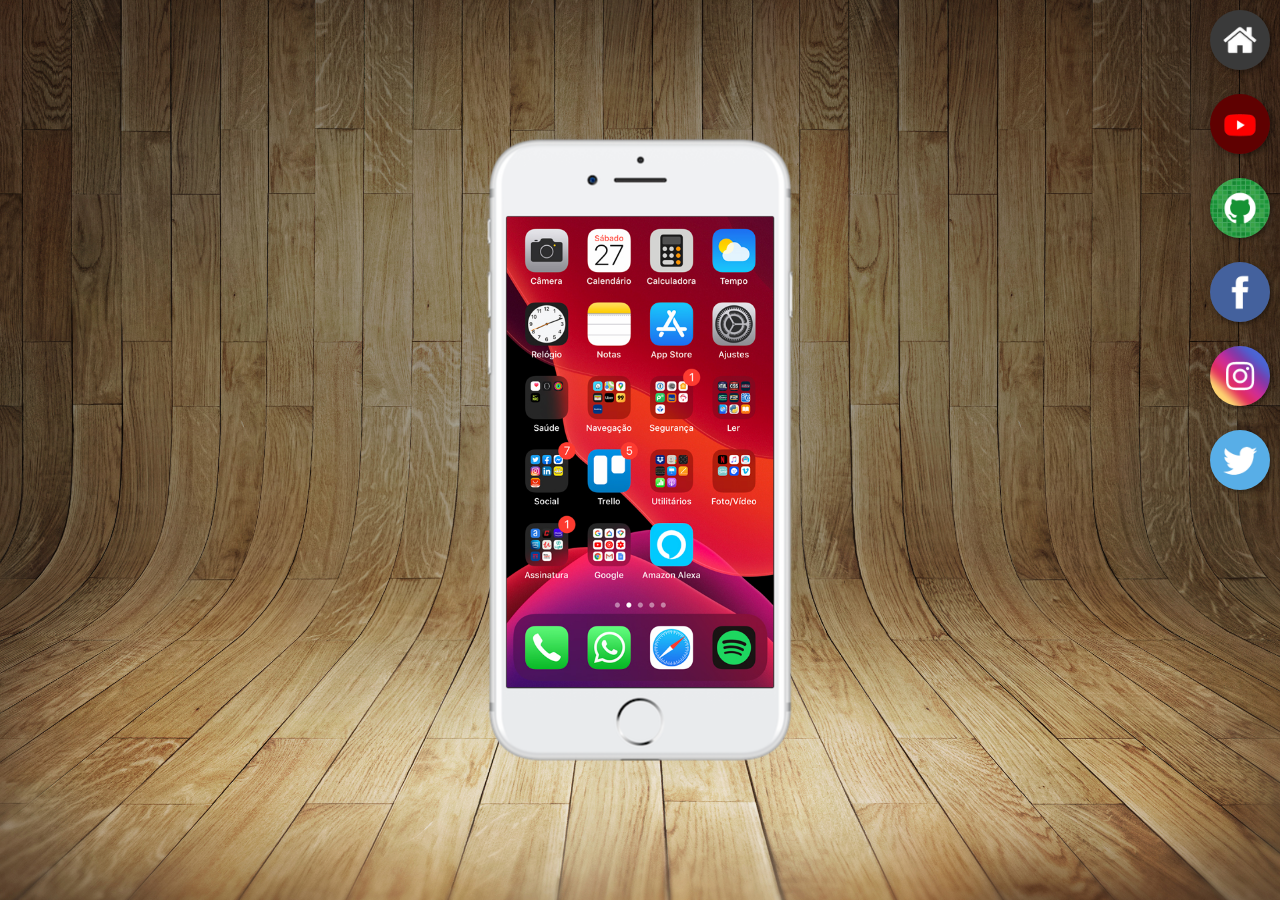
<file: index.html>
<!DOCTYPE html>
<html lang="pt-br">
<head>
    <meta charset="UTF-8">
    <meta name="viewport" content="width=device-width, initial-scale=1.0">
    <title>Projeto Redes Sociais</title>
    <link rel="shortcut icon" href="imagens/favicon.ico" type="image/x-icon">
    <link rel="stylesheet" href="estilos/style.css">
    
</head>
<body>
    <main>
        <section id="telefone">
            <iframe src="home.html" name="tela" id="tela" frameborder="0"></iframe>

        </section>

        <section id="redes-sociais">
            <a href="home.html" target="tela"><img src="imagens/logo-home.jpg" alt=""></a><br>
            <a href="youtube.html" target="tela"><img src="imagens/logo-youtube.jpg" alt=""></a><br>
            <a href="github.html" target="tela"><img src="imagens/logo-github.jpg" alt=""></a><br>
            <a href="facebook.html" target="tela"><img src="imagens/logo-facebook.jpg" alt=""></a><br>
            <a href="instagram.html" target="tela"><img src="imagens/logo-instagram.jpg" alt="">
            </a><br>
            <a href="twitter.html" target="tela"><img src="imagens/logo-twitter.jpg" alt=""></a>


        </section>
    </main>
    
</body>
</html>
</file>
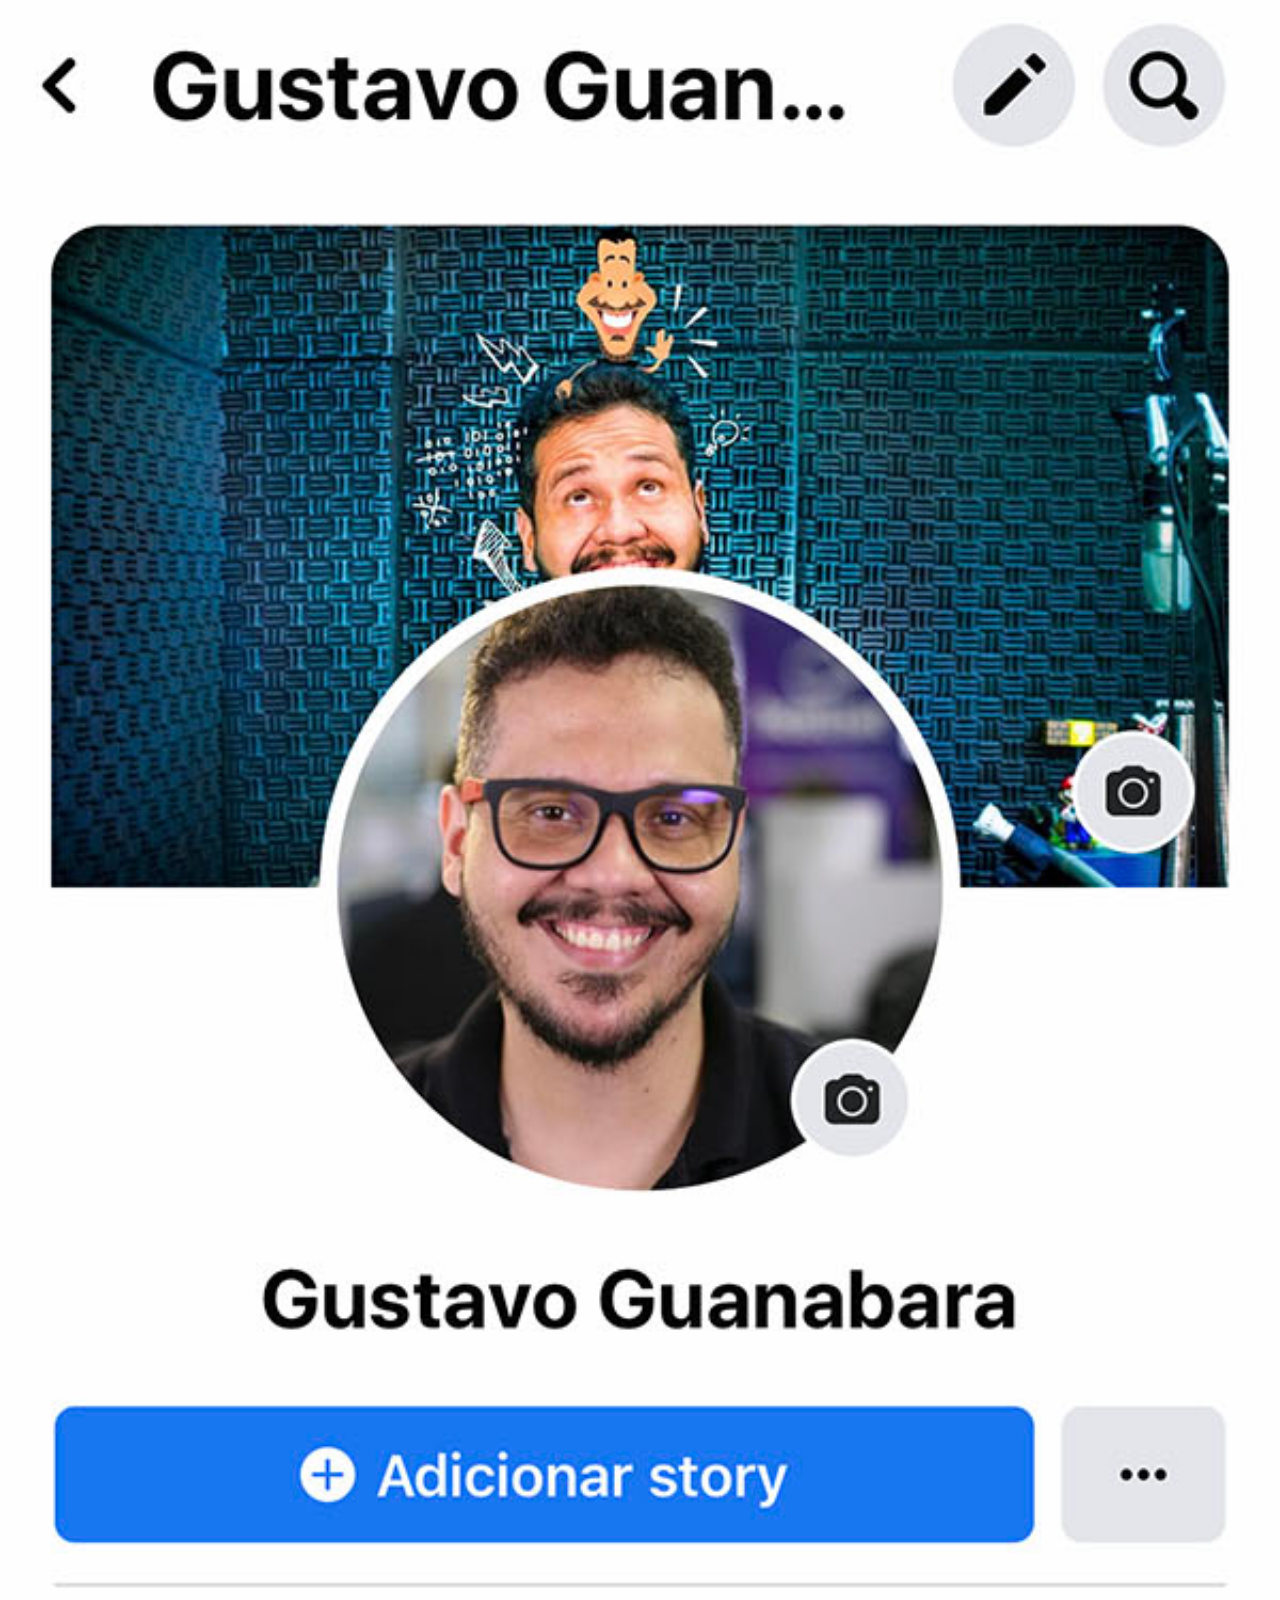
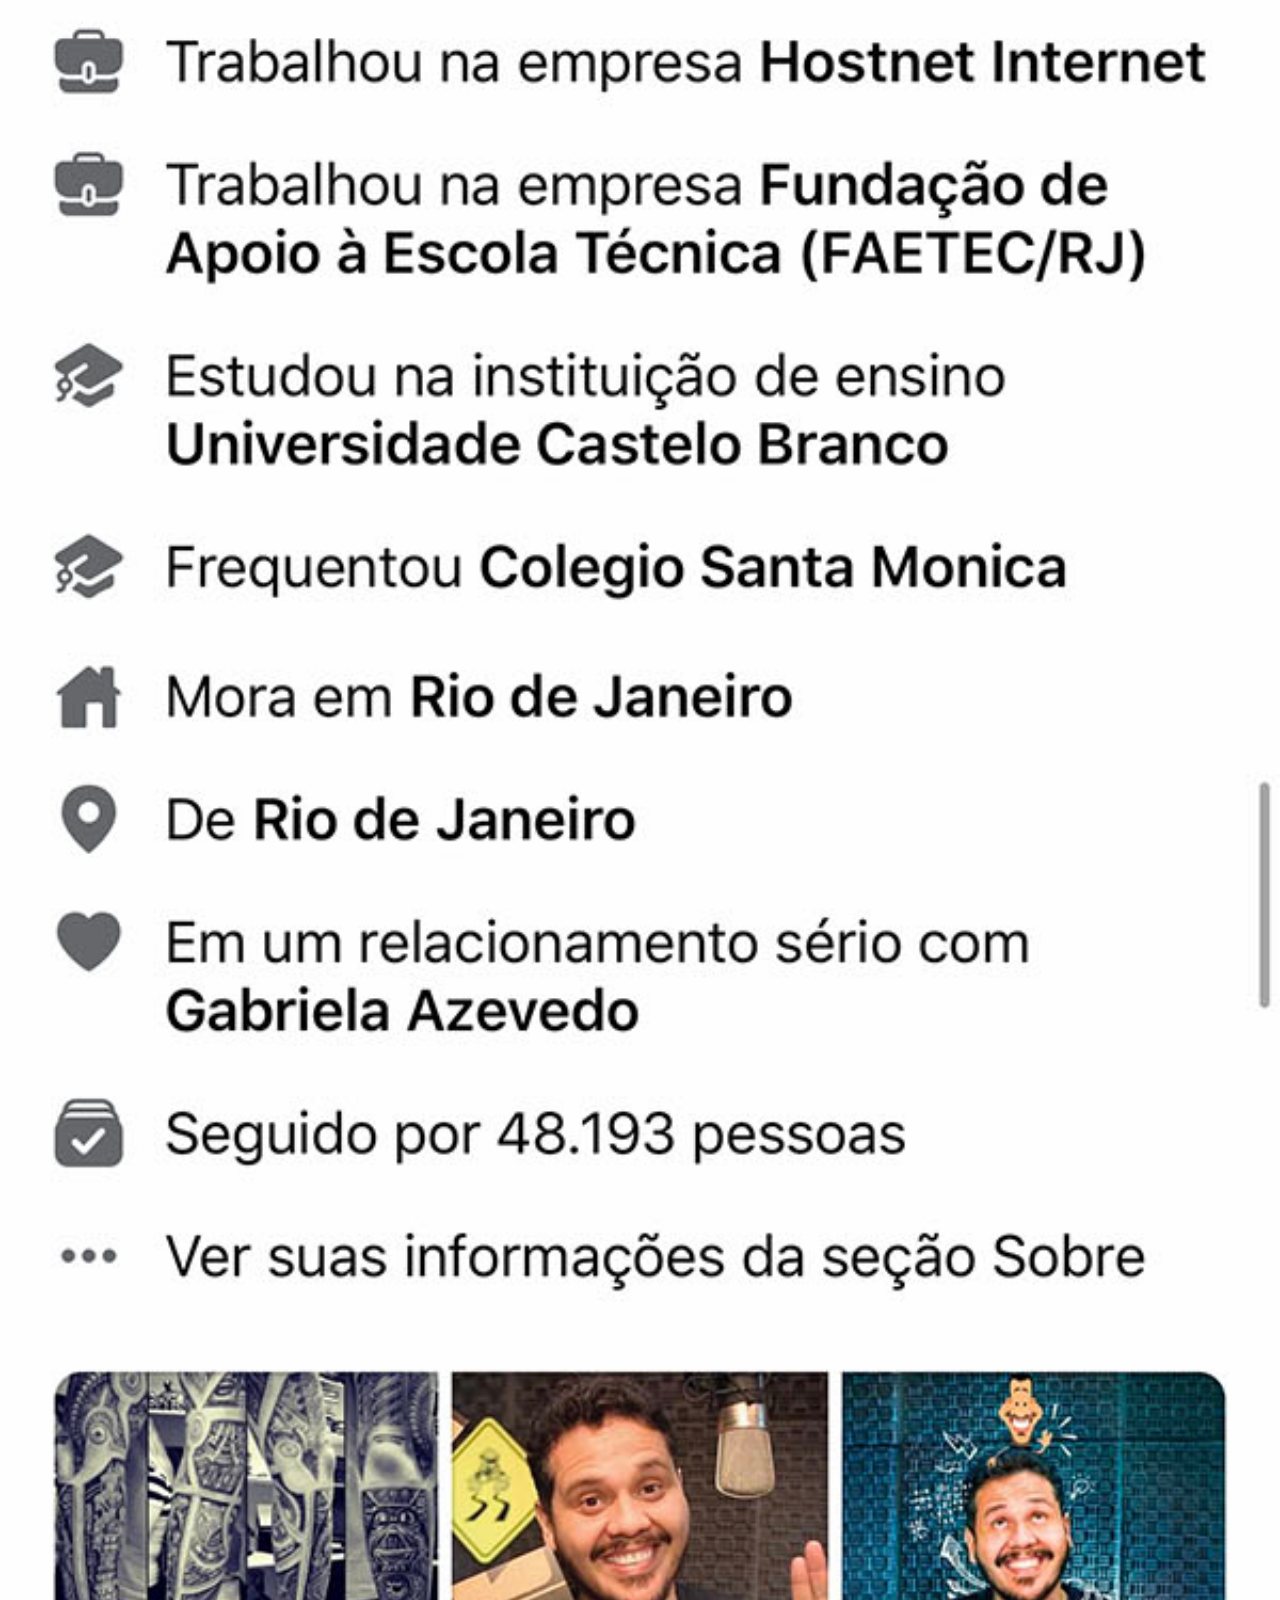
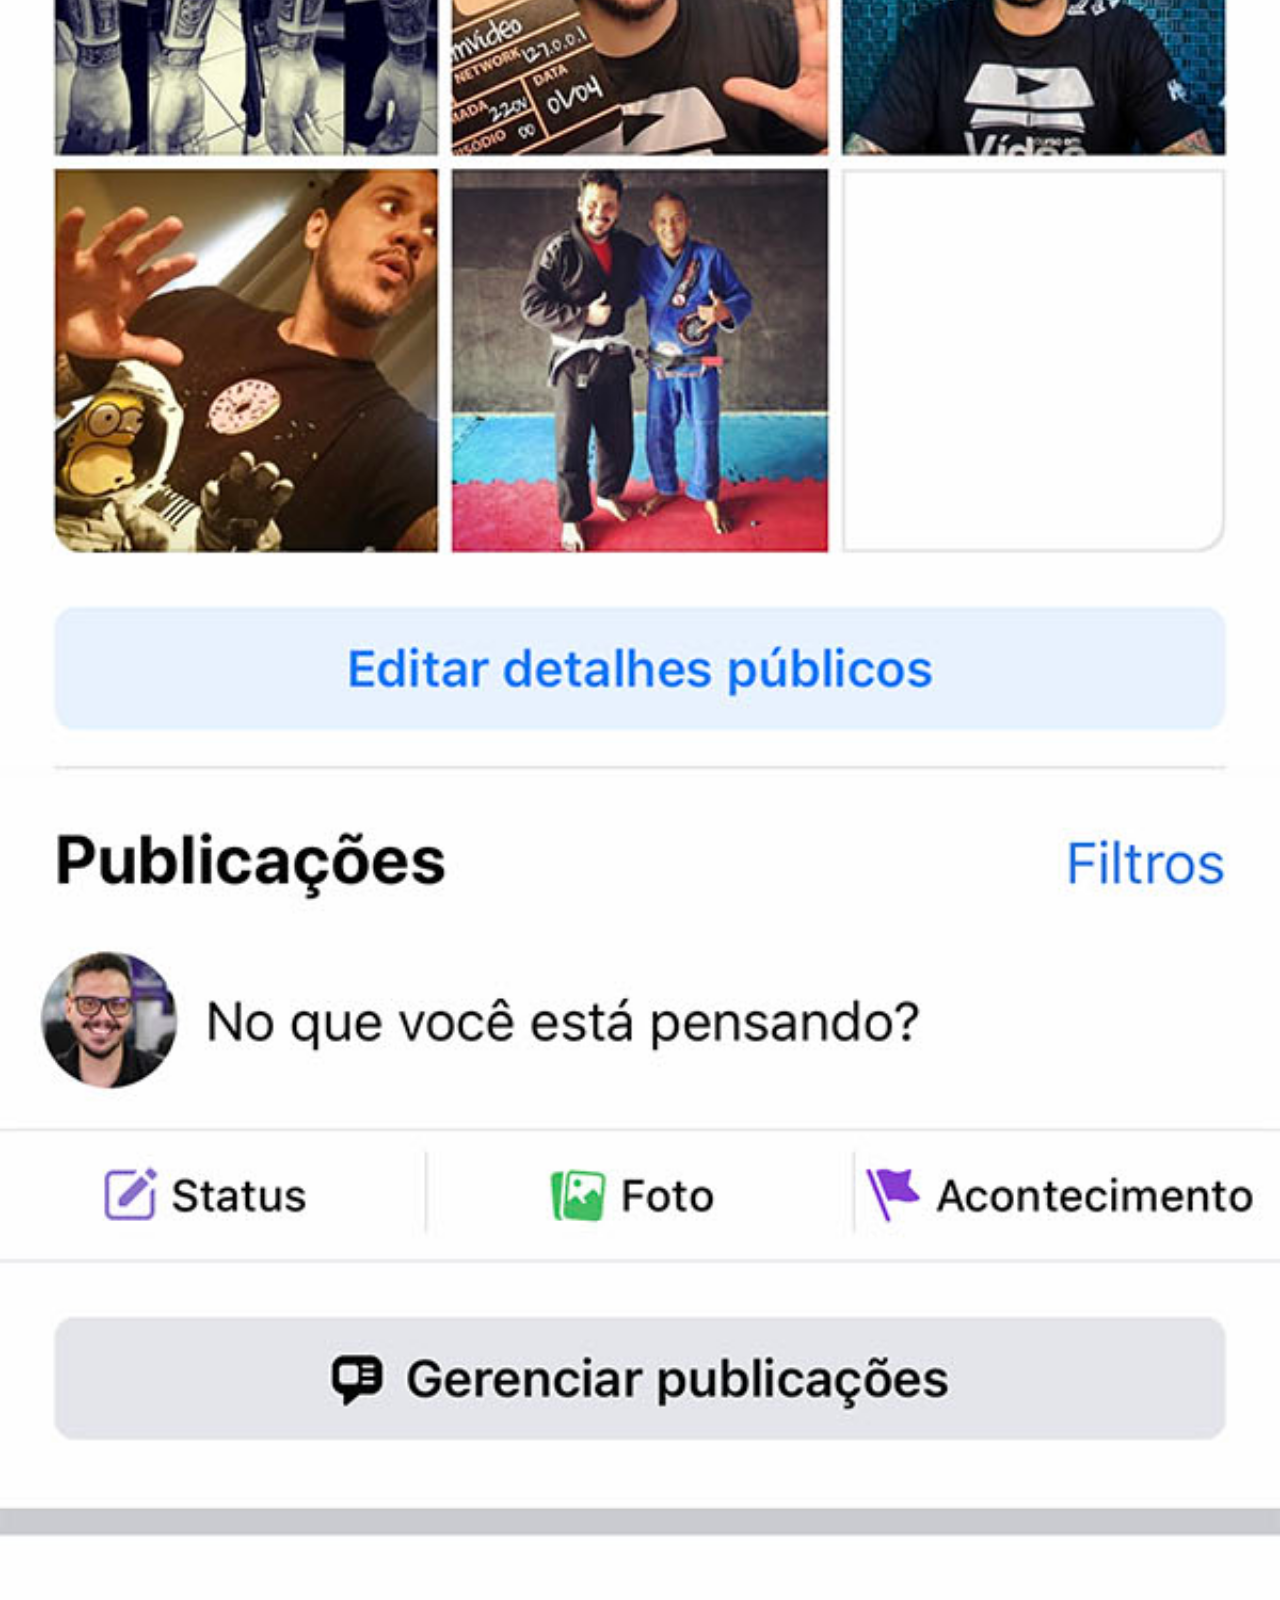
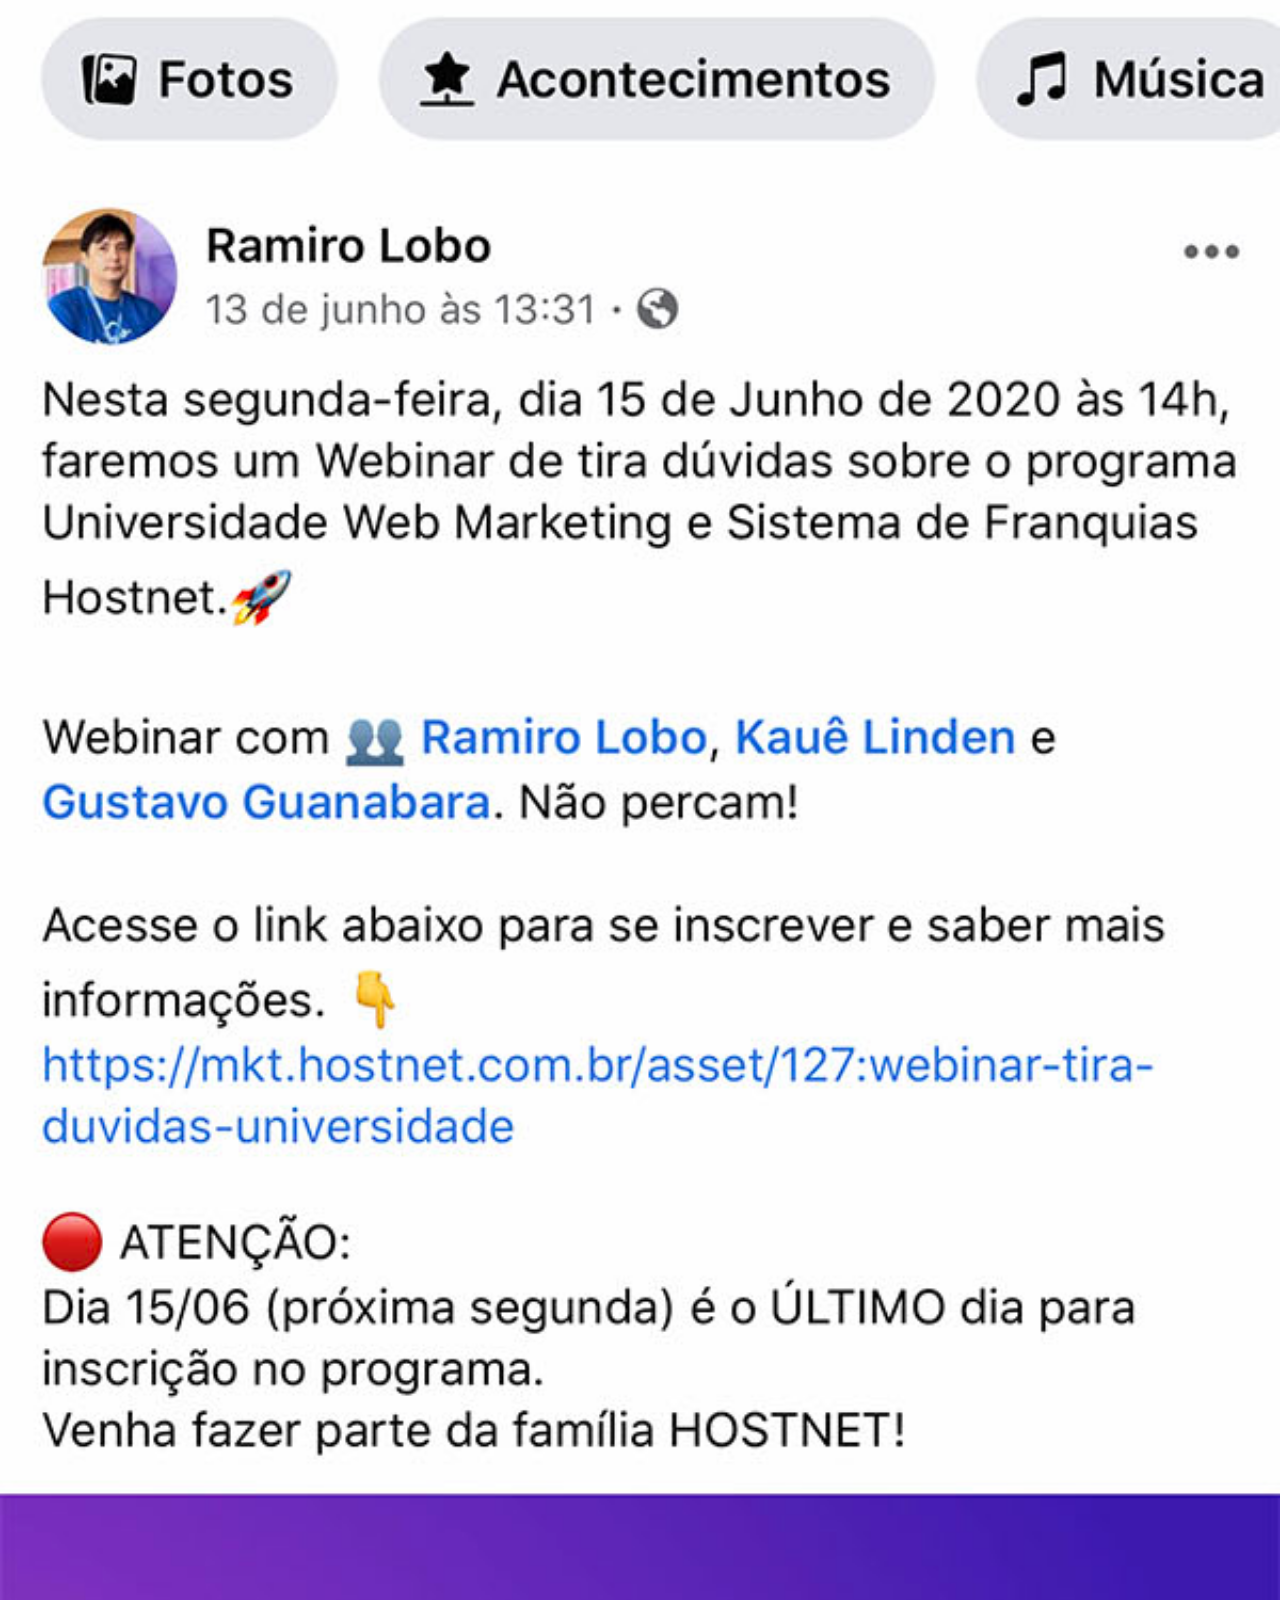
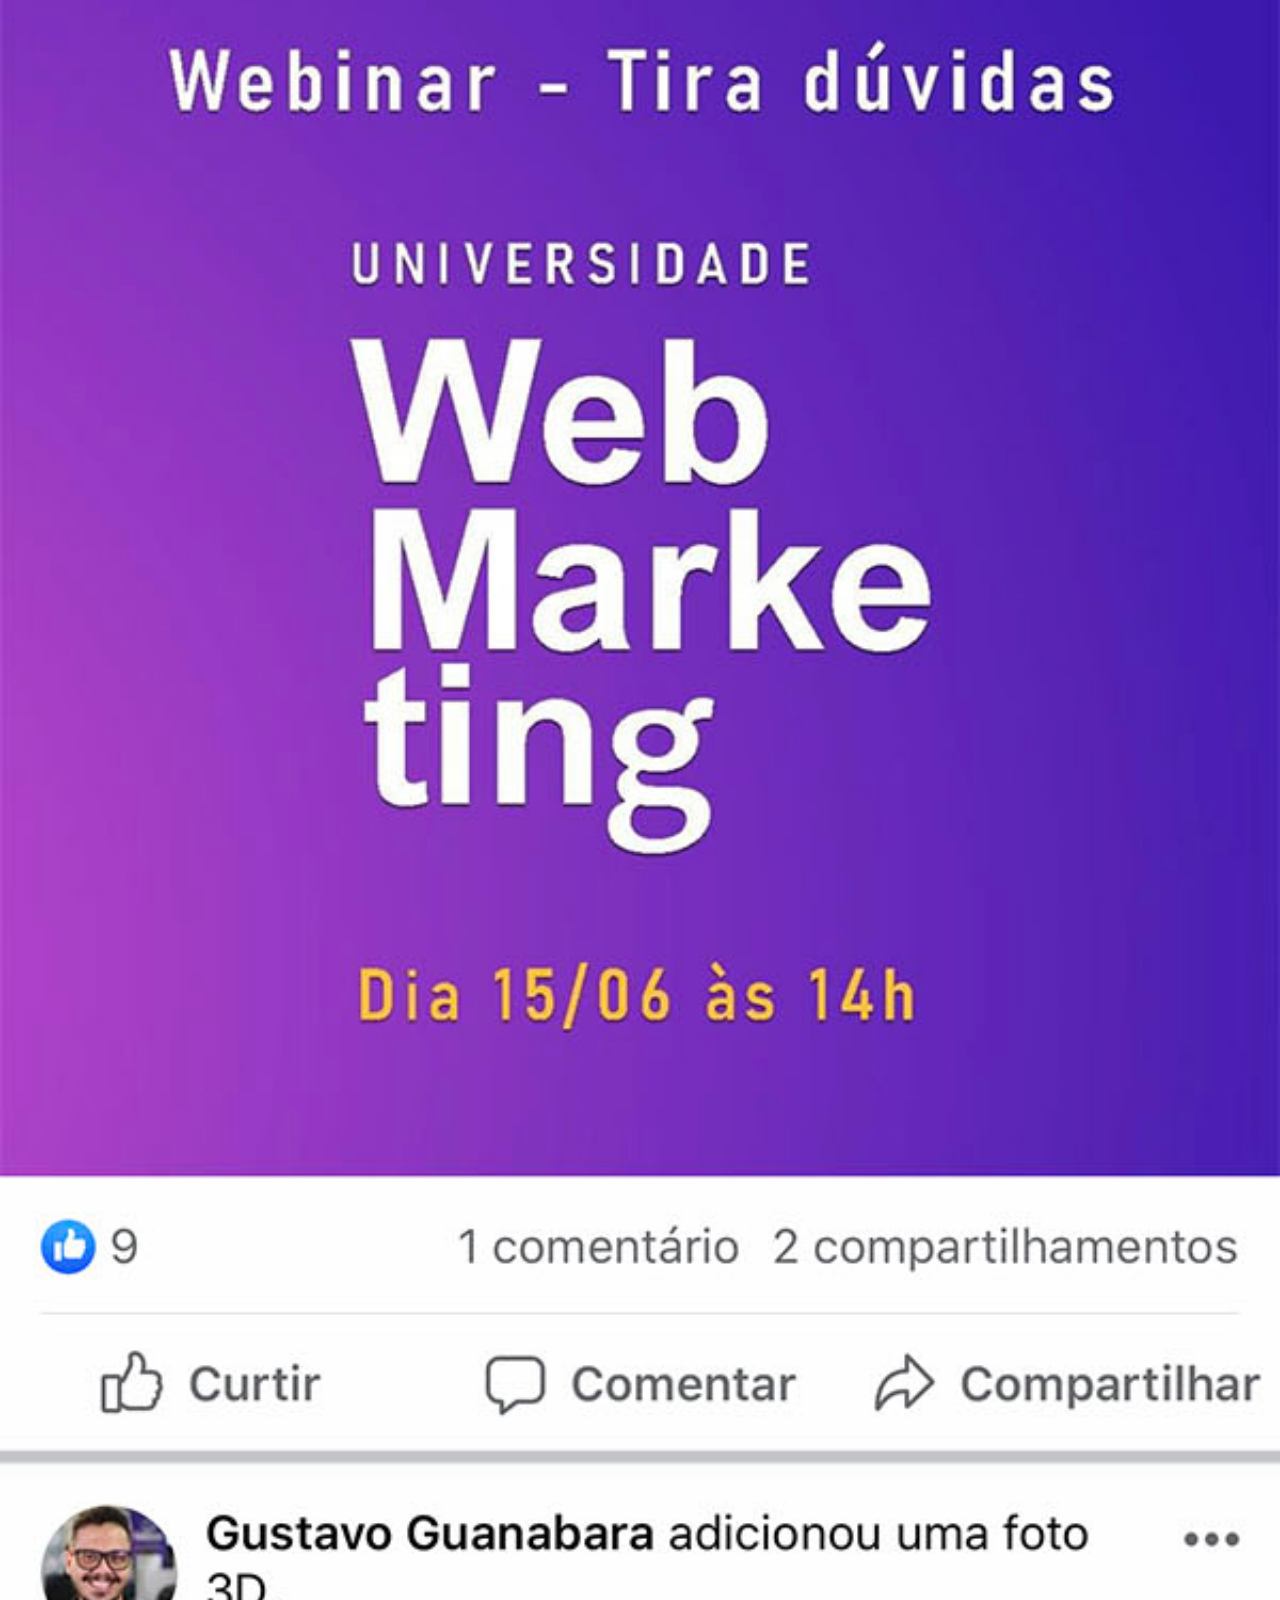
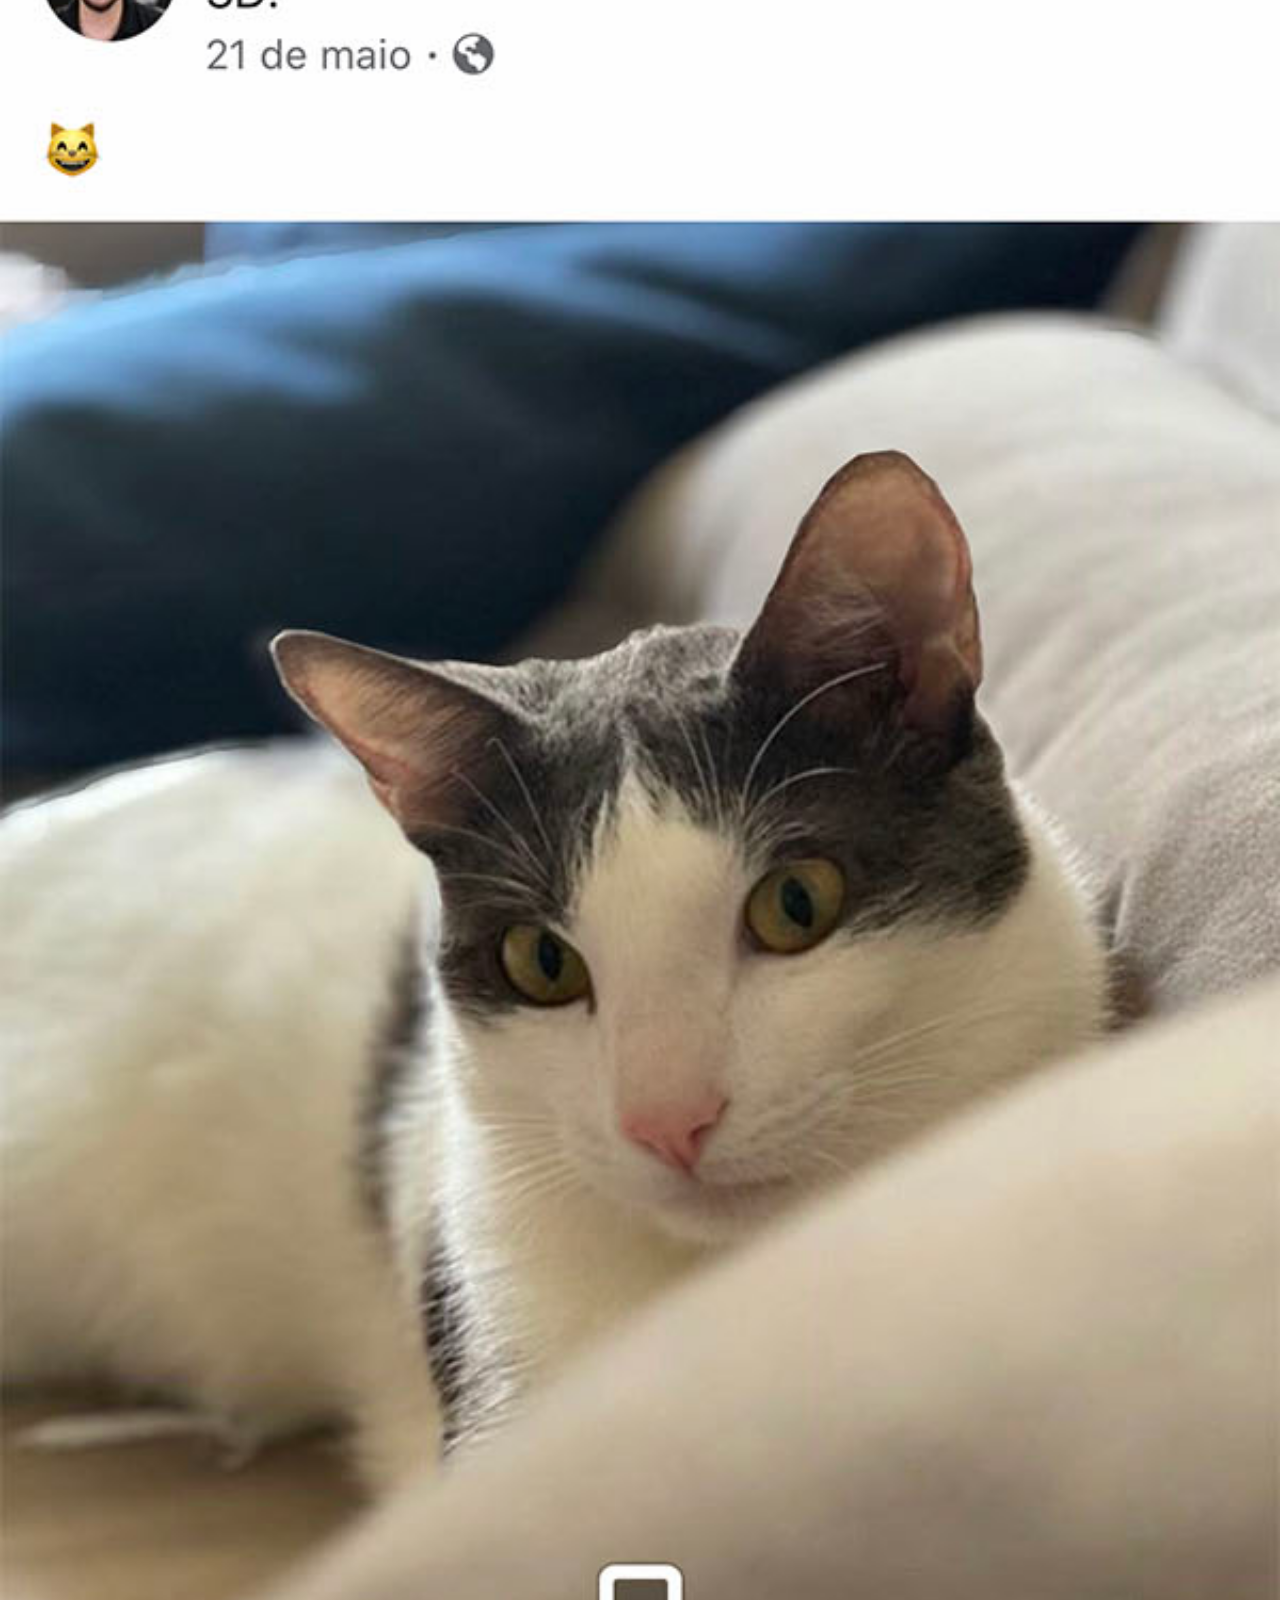
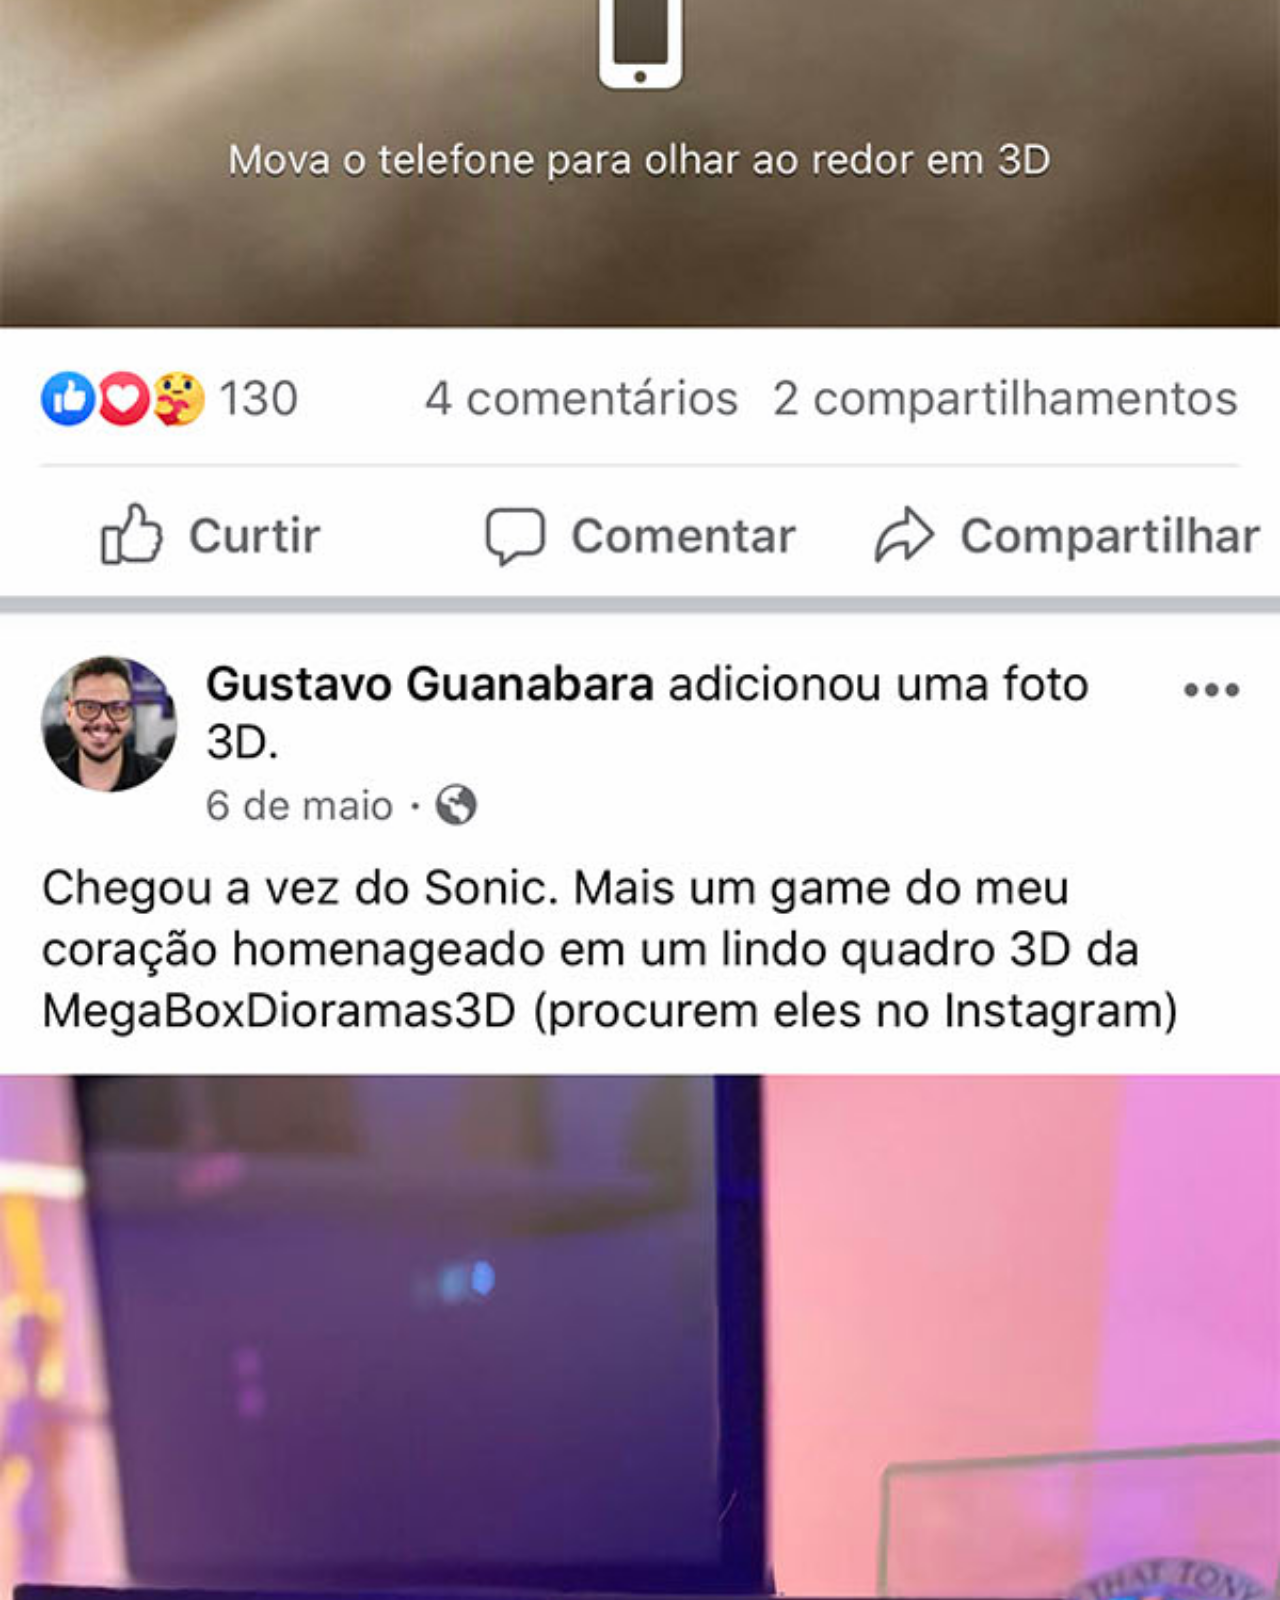
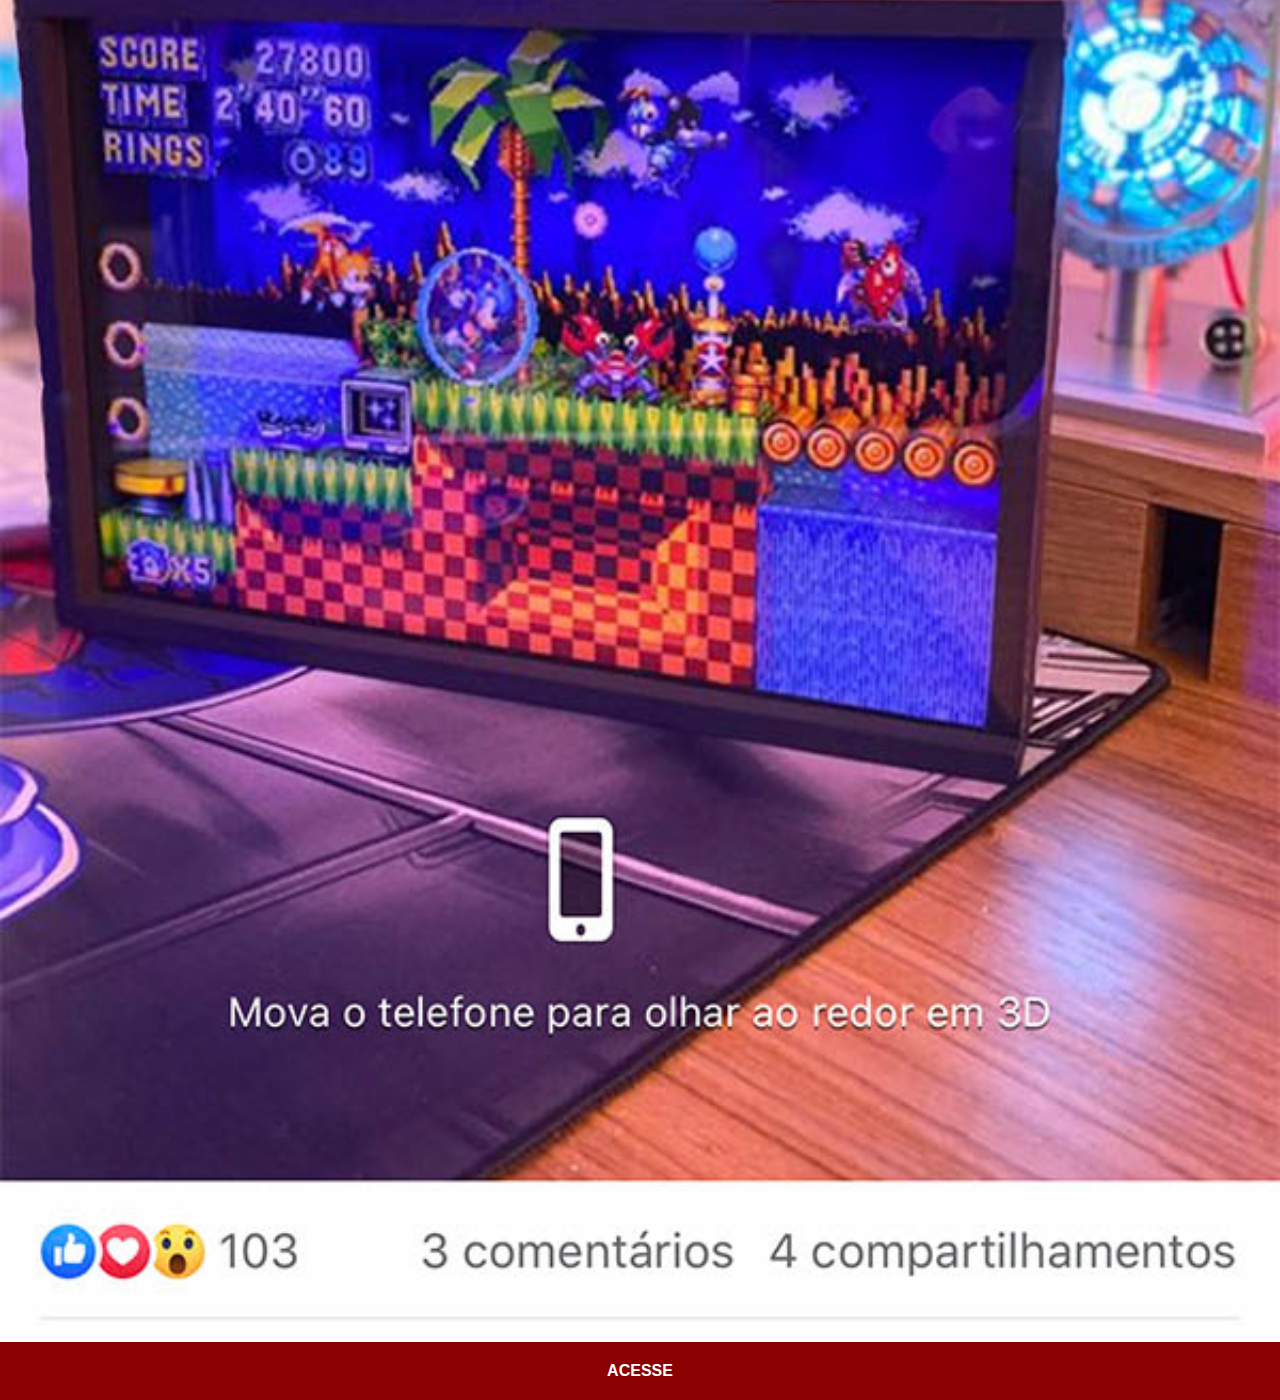
<file: facebook.html>
<!DOCTYPE html>
<html lang="pt-br">
<head>
    <meta charset="UTF-8">
    <meta name="viewport" content="width=device-width, initial-scale=1.0">
    <title>Facebook</title>
    <link rel="stylesheet" href="estilos/social.css">
</head>
<body>
    <img src="imagens/tela-facebook.jpg" alt="">
    <a href="https://www.facebook.com/gustavoguanabara/?locale=pt_BR" target="_blank">ACESSE</a>
    
</body>
</html>
</file>
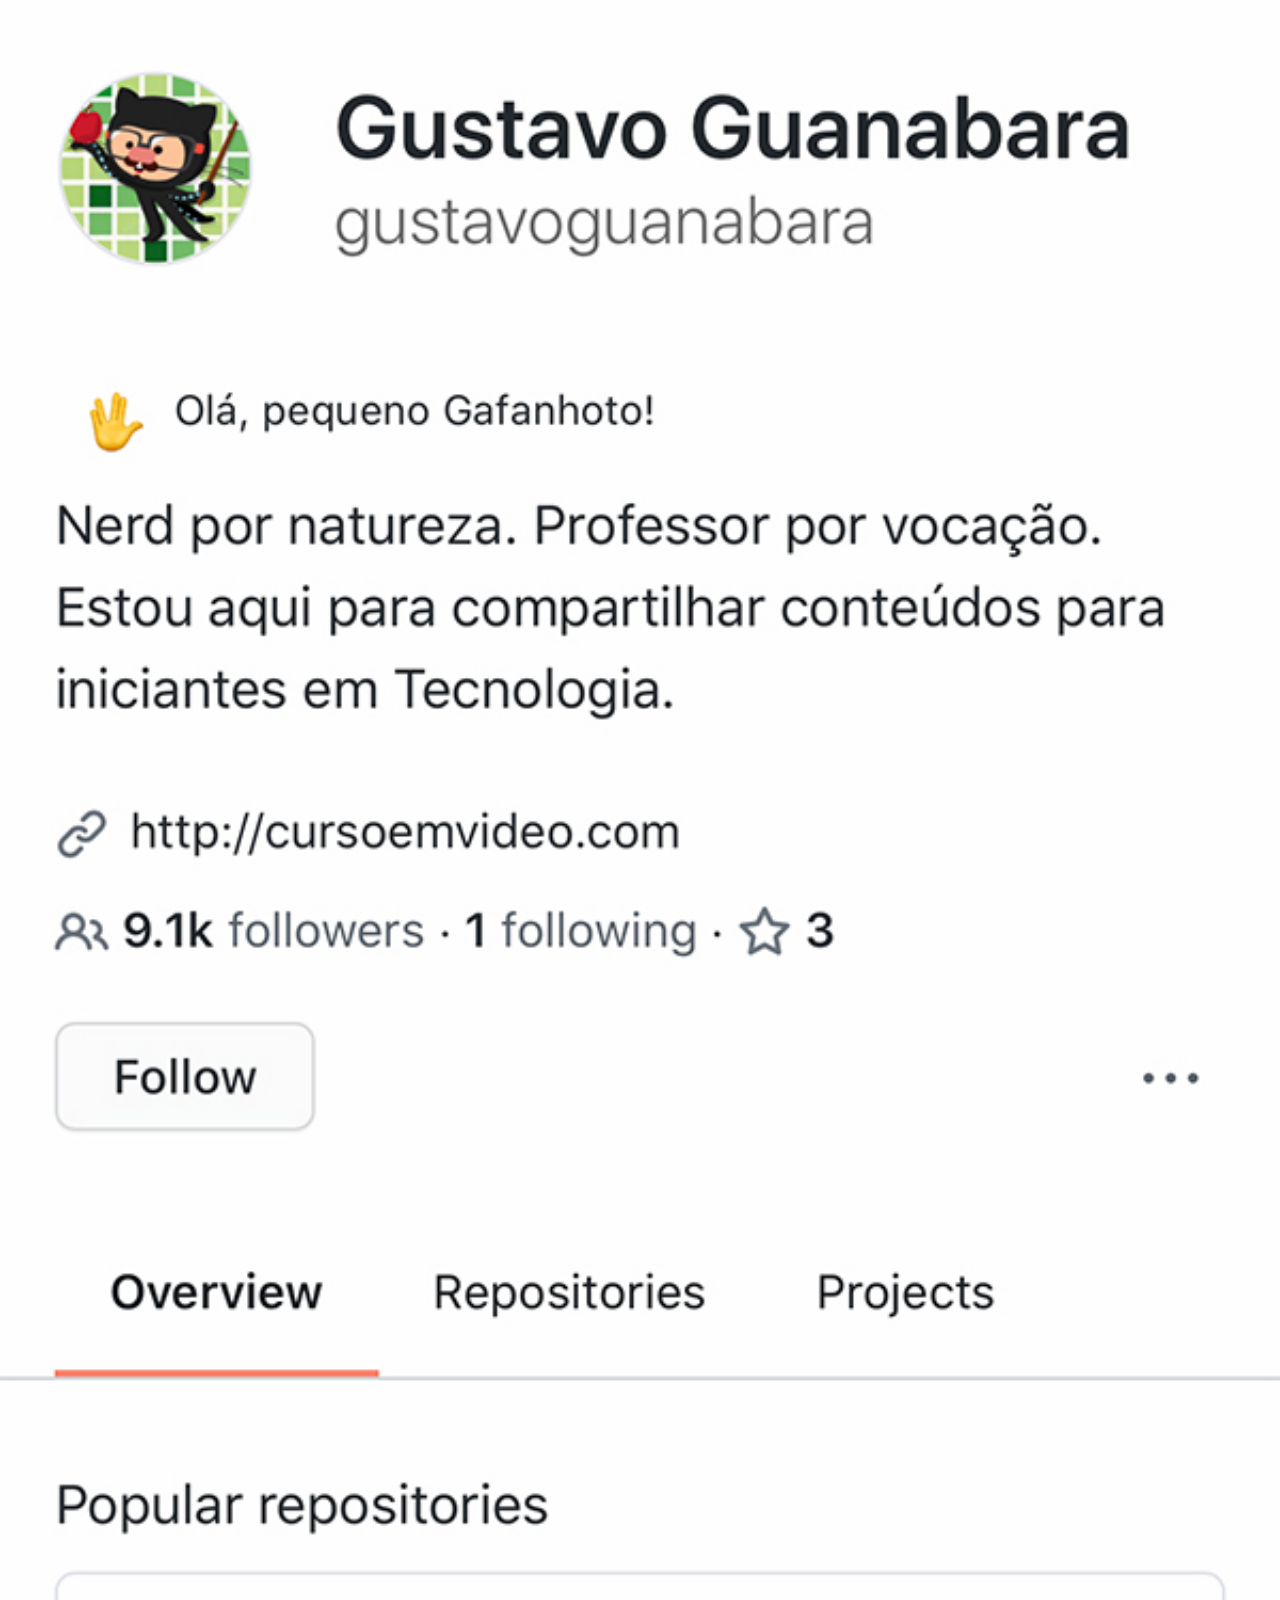
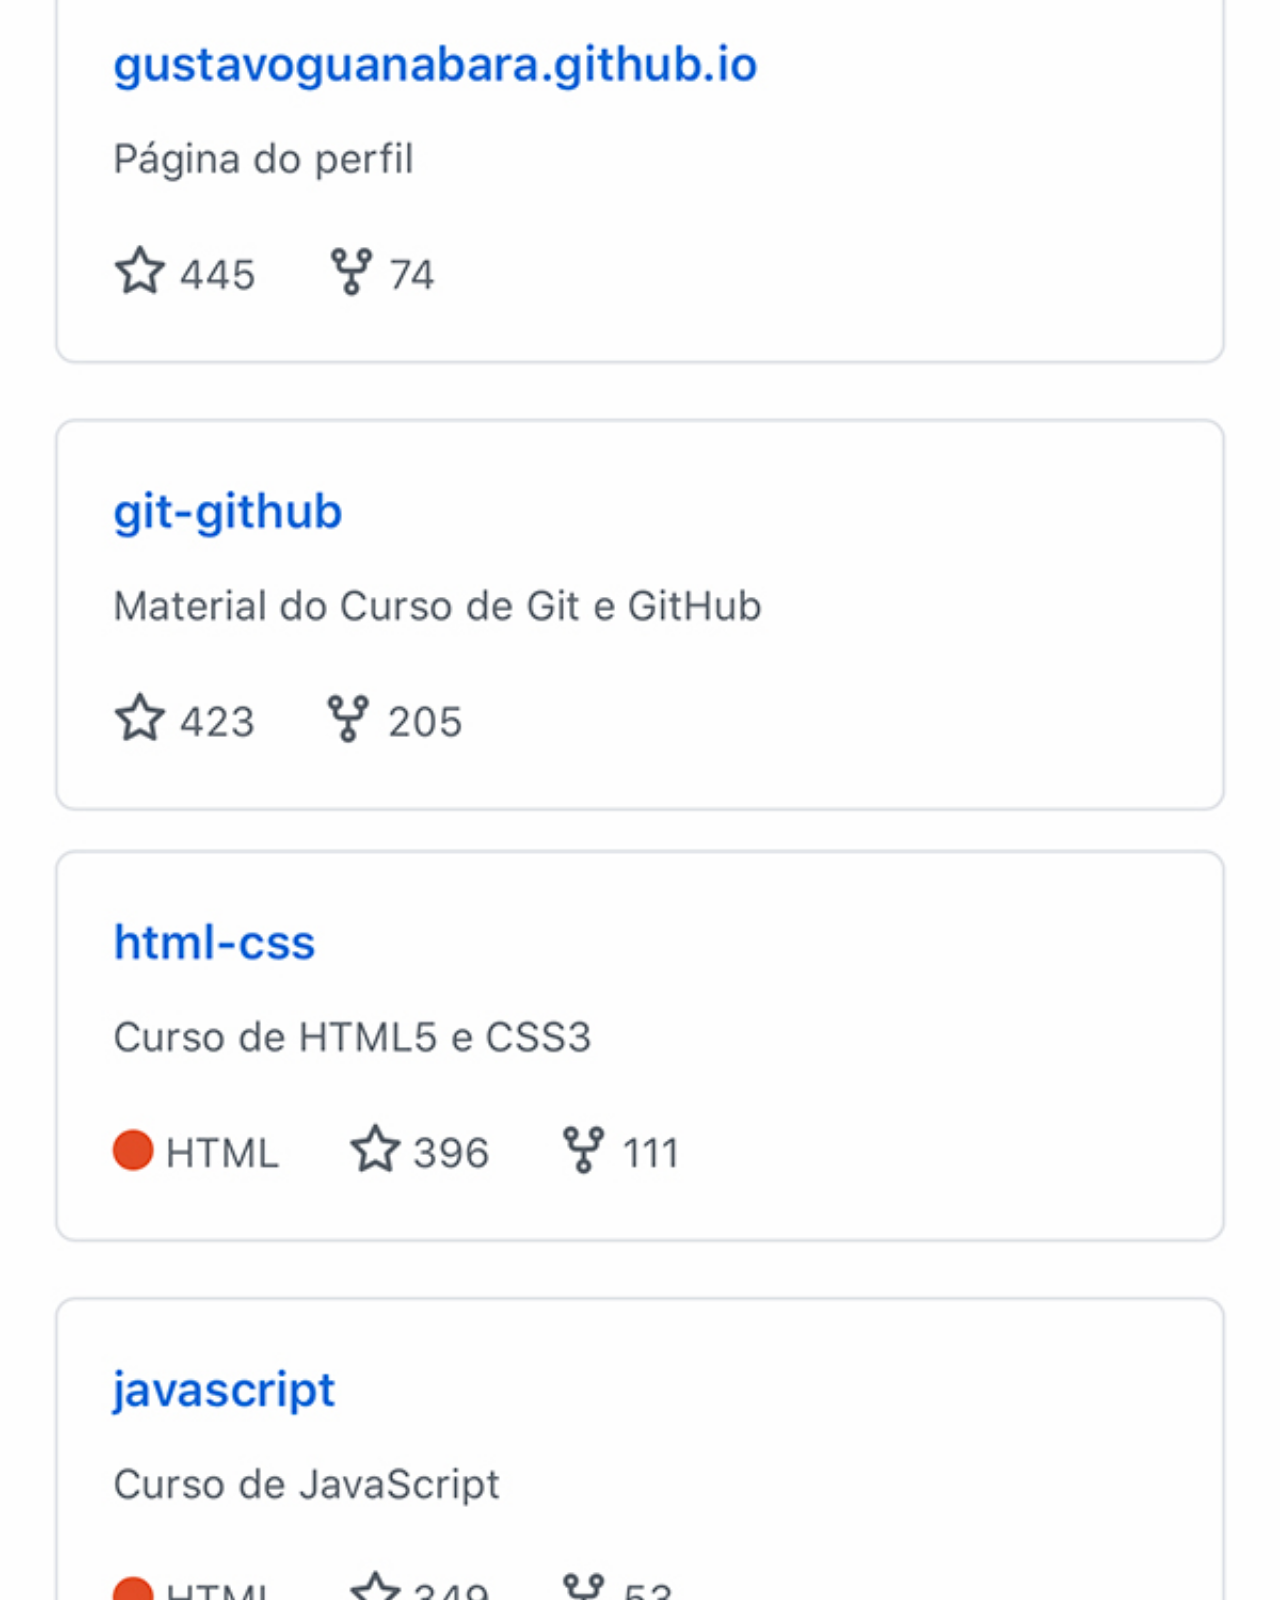
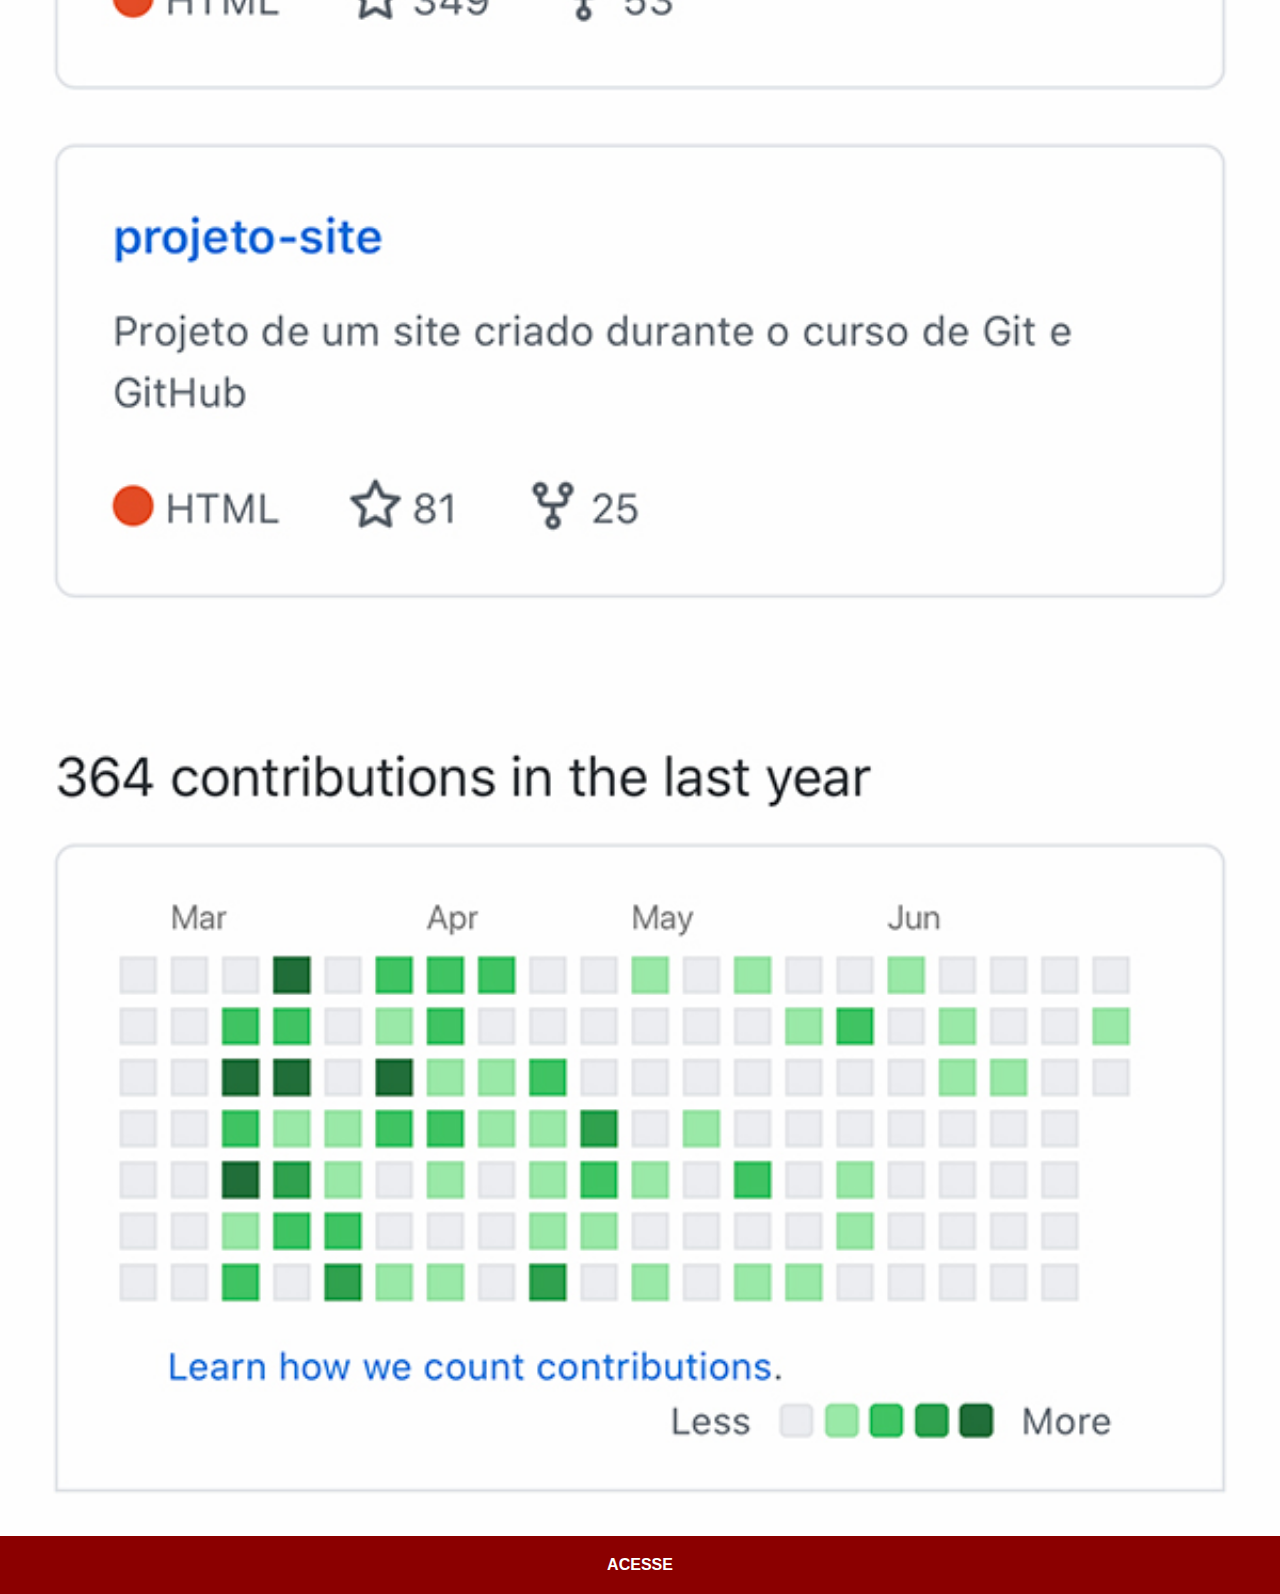
<file: github.html>
<!DOCTYPE html>
<html lang="pt-br">
<head>
    <meta charset="UTF-8">
    <meta name="viewport" content="width=device-width, initial-scale=1.0">
    <title>Github</title>
    <link rel="stylesheet" href="estilos/social.css">
</head>
<body>
    <img src="imagens/tela-github.jpg" alt="">
    <a href="https://gustavoguanabara.github.io/" target="_blank">ACESSE</a>
    
</body>
</html>
</file>
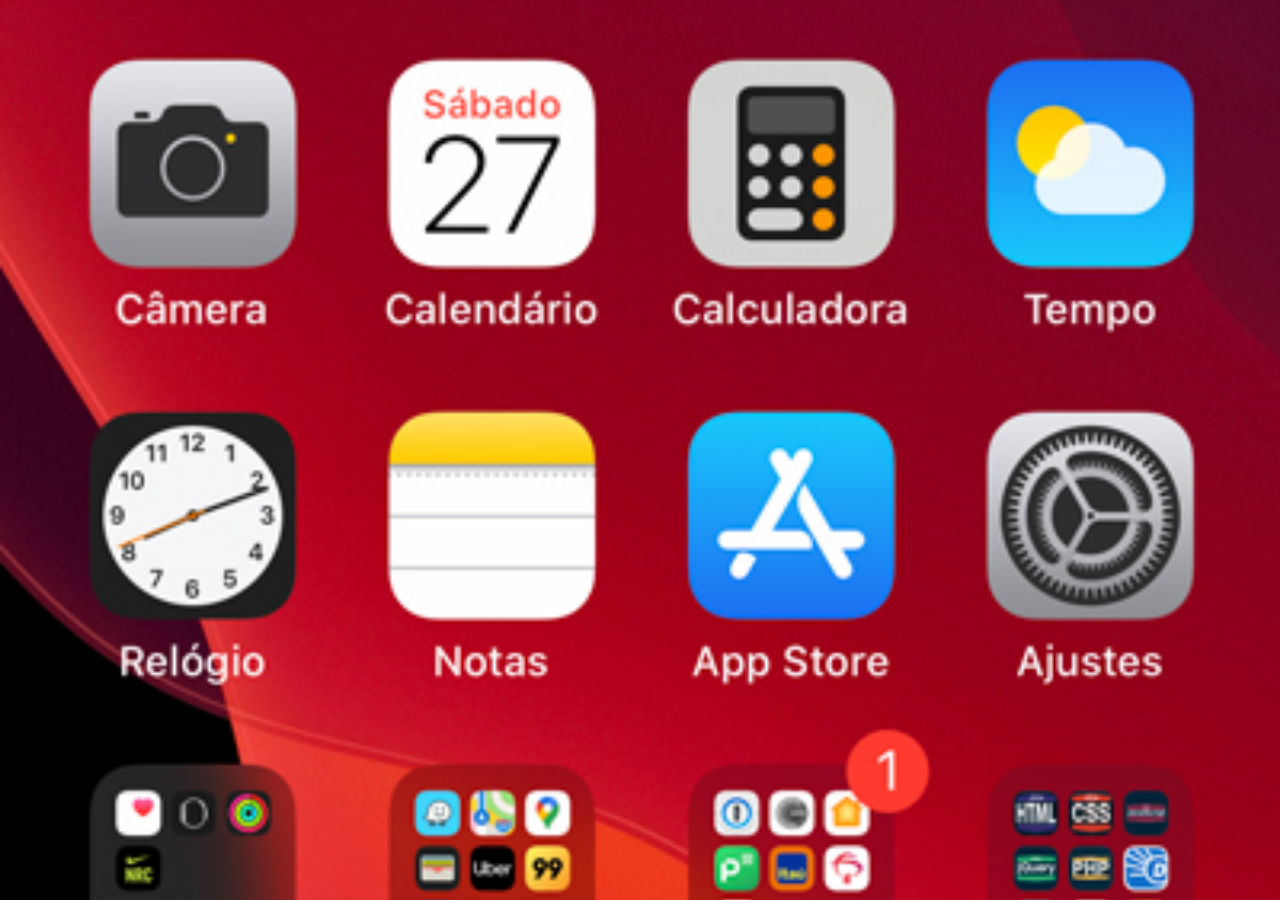
<file: home.html>
<!DOCTYPE html>
<html lang="pt-br">
<head>
    <meta charset="UTF-8">
    <meta name="viewport" content="width=device-width, initial-scale=1.0">
    <title>Home</title>
    <style>

        *{
            margin: 0px;
            padding: 0px;
        }

        body{
            width: 100vw;
            height: 100vh;
            background: black url('imagens/tela-home.jpg');
            background-repeat: no-repeat;
            background-position: top center;
            background-size: cover;
        }
    </style>
</head>
<body>
    
</body>
</html>
</file>
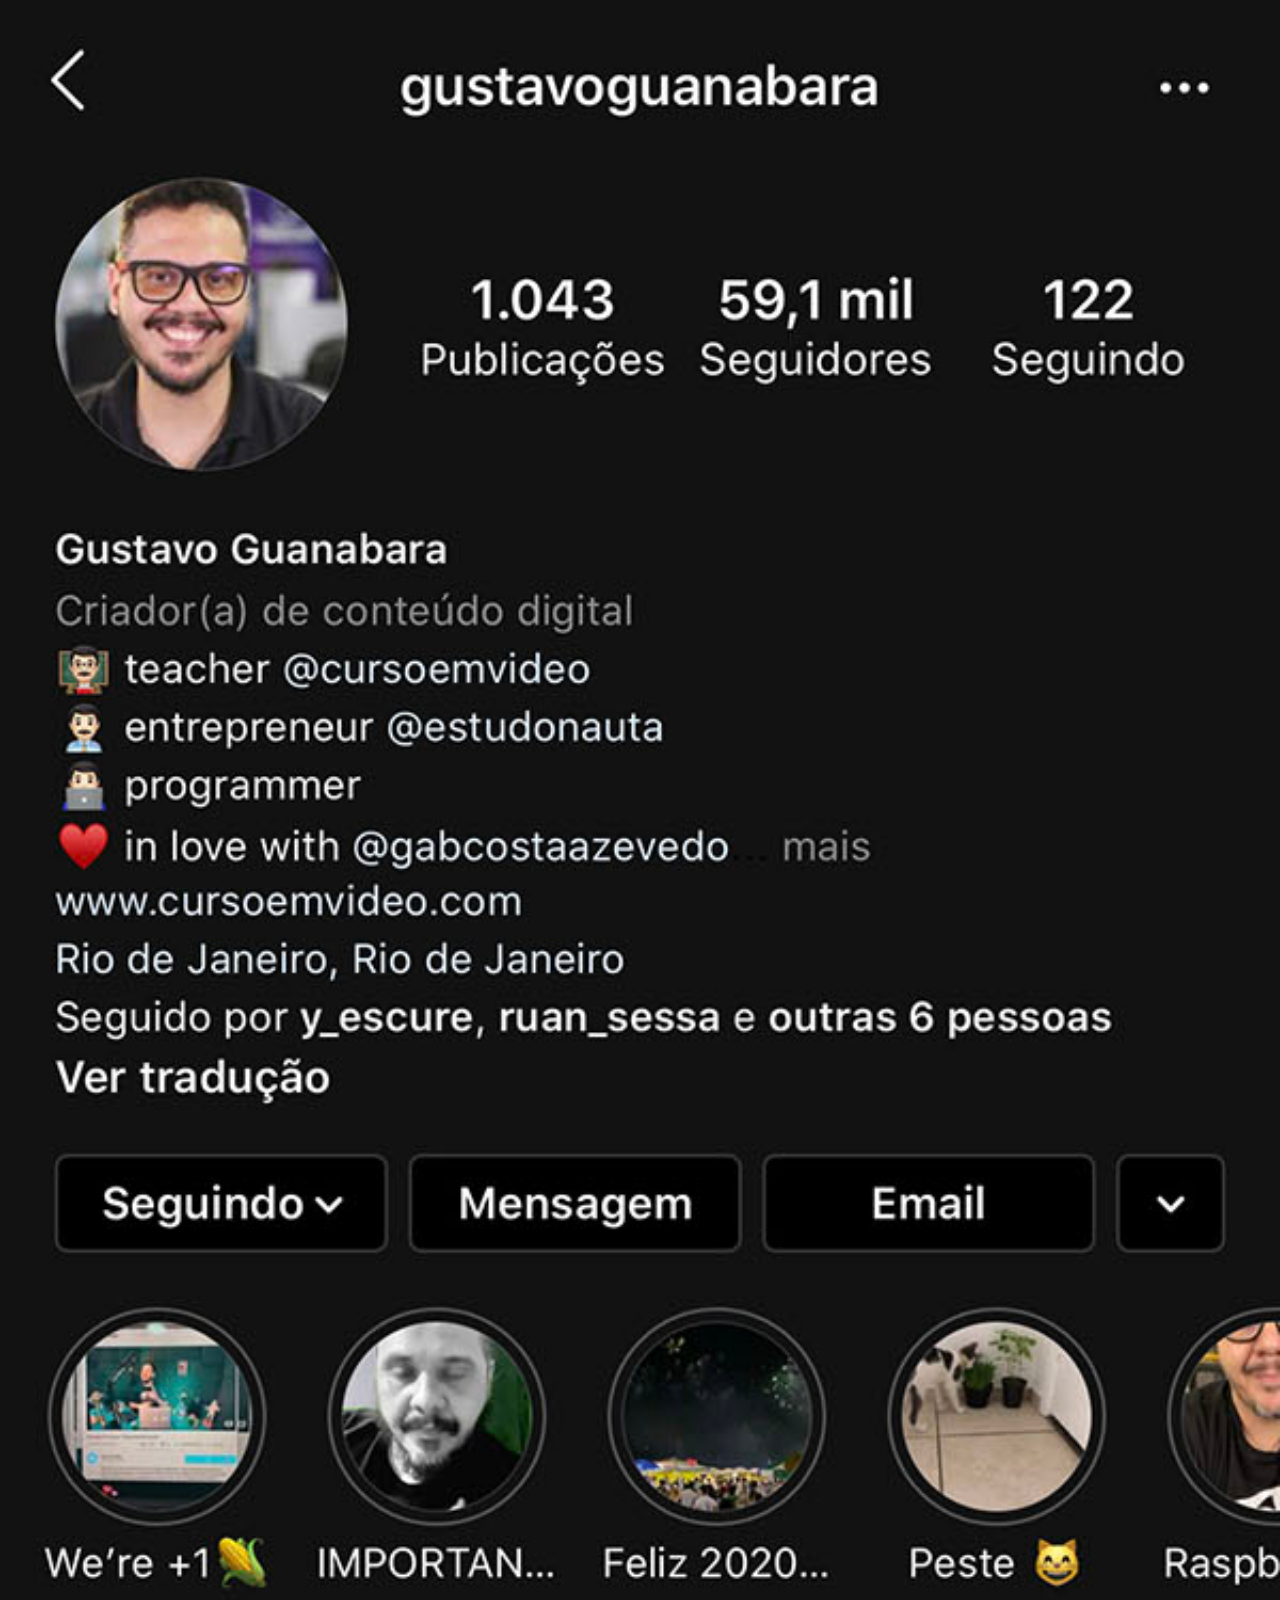
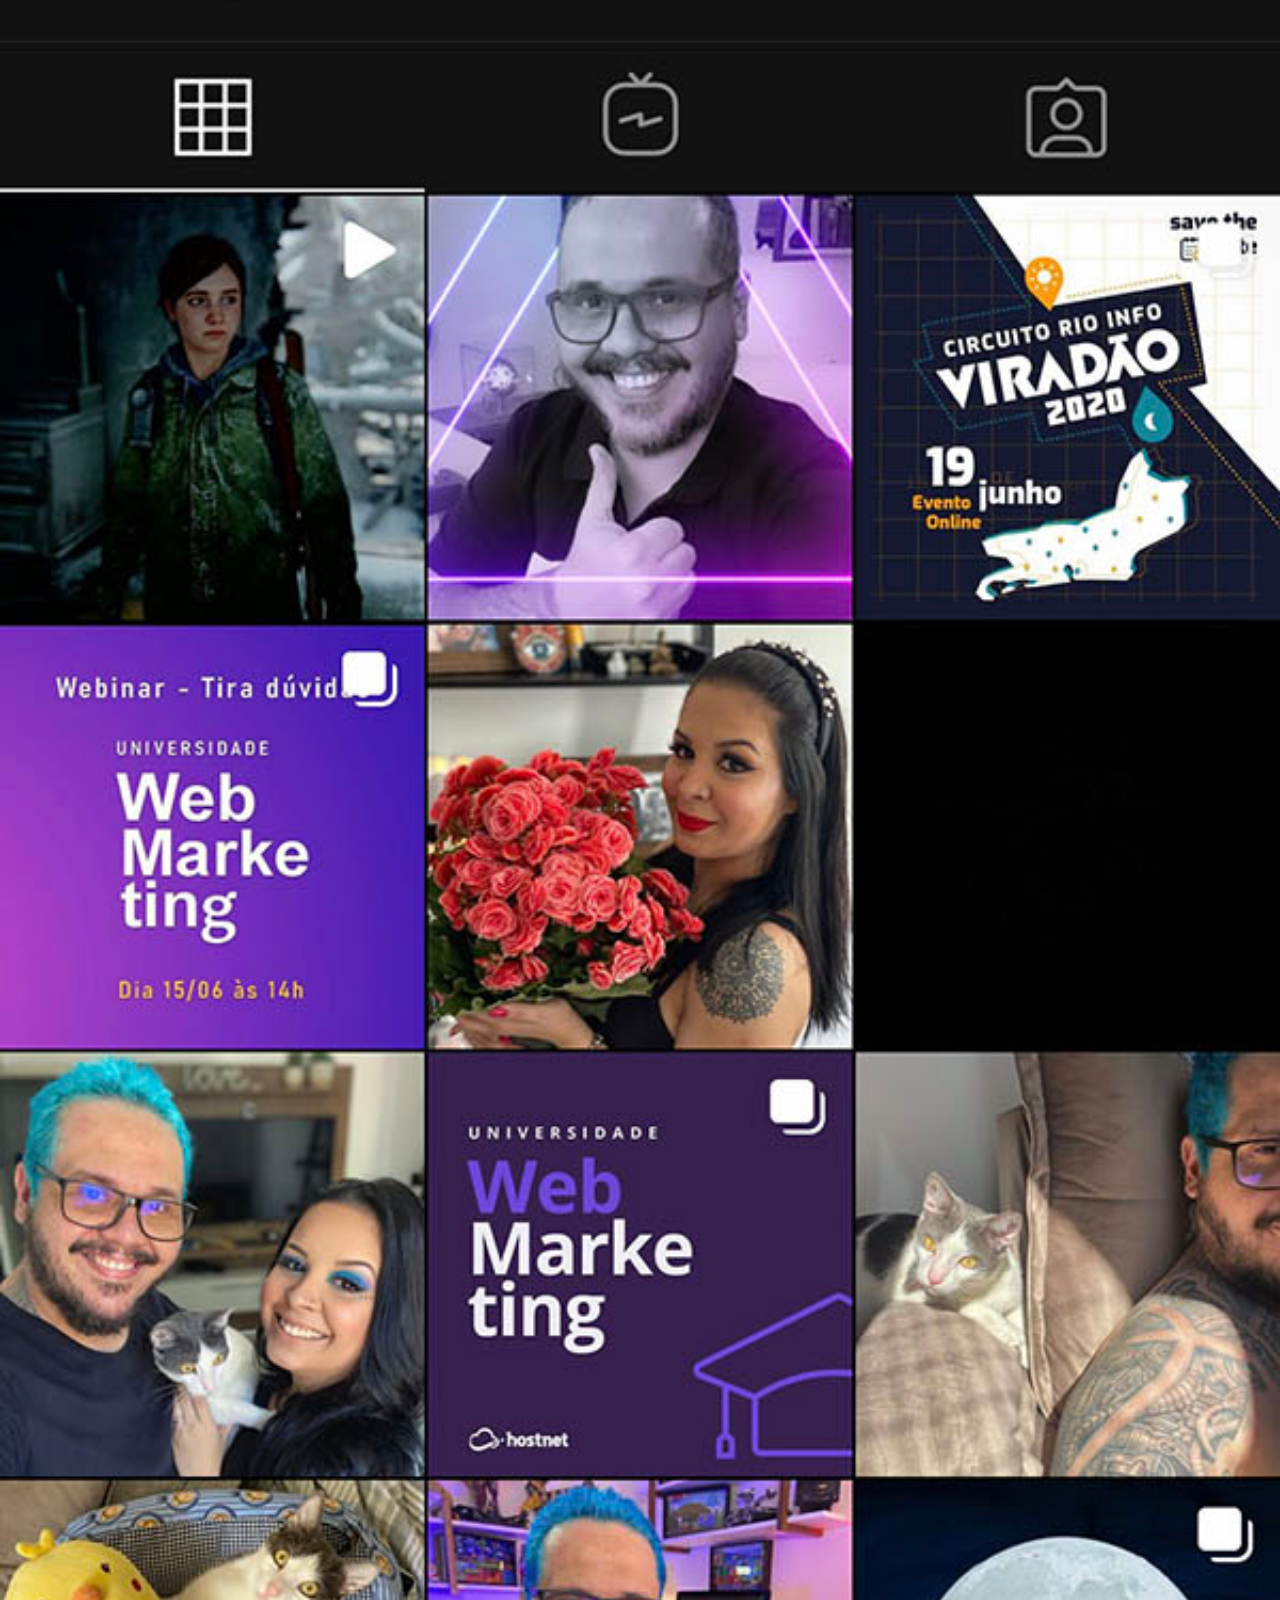
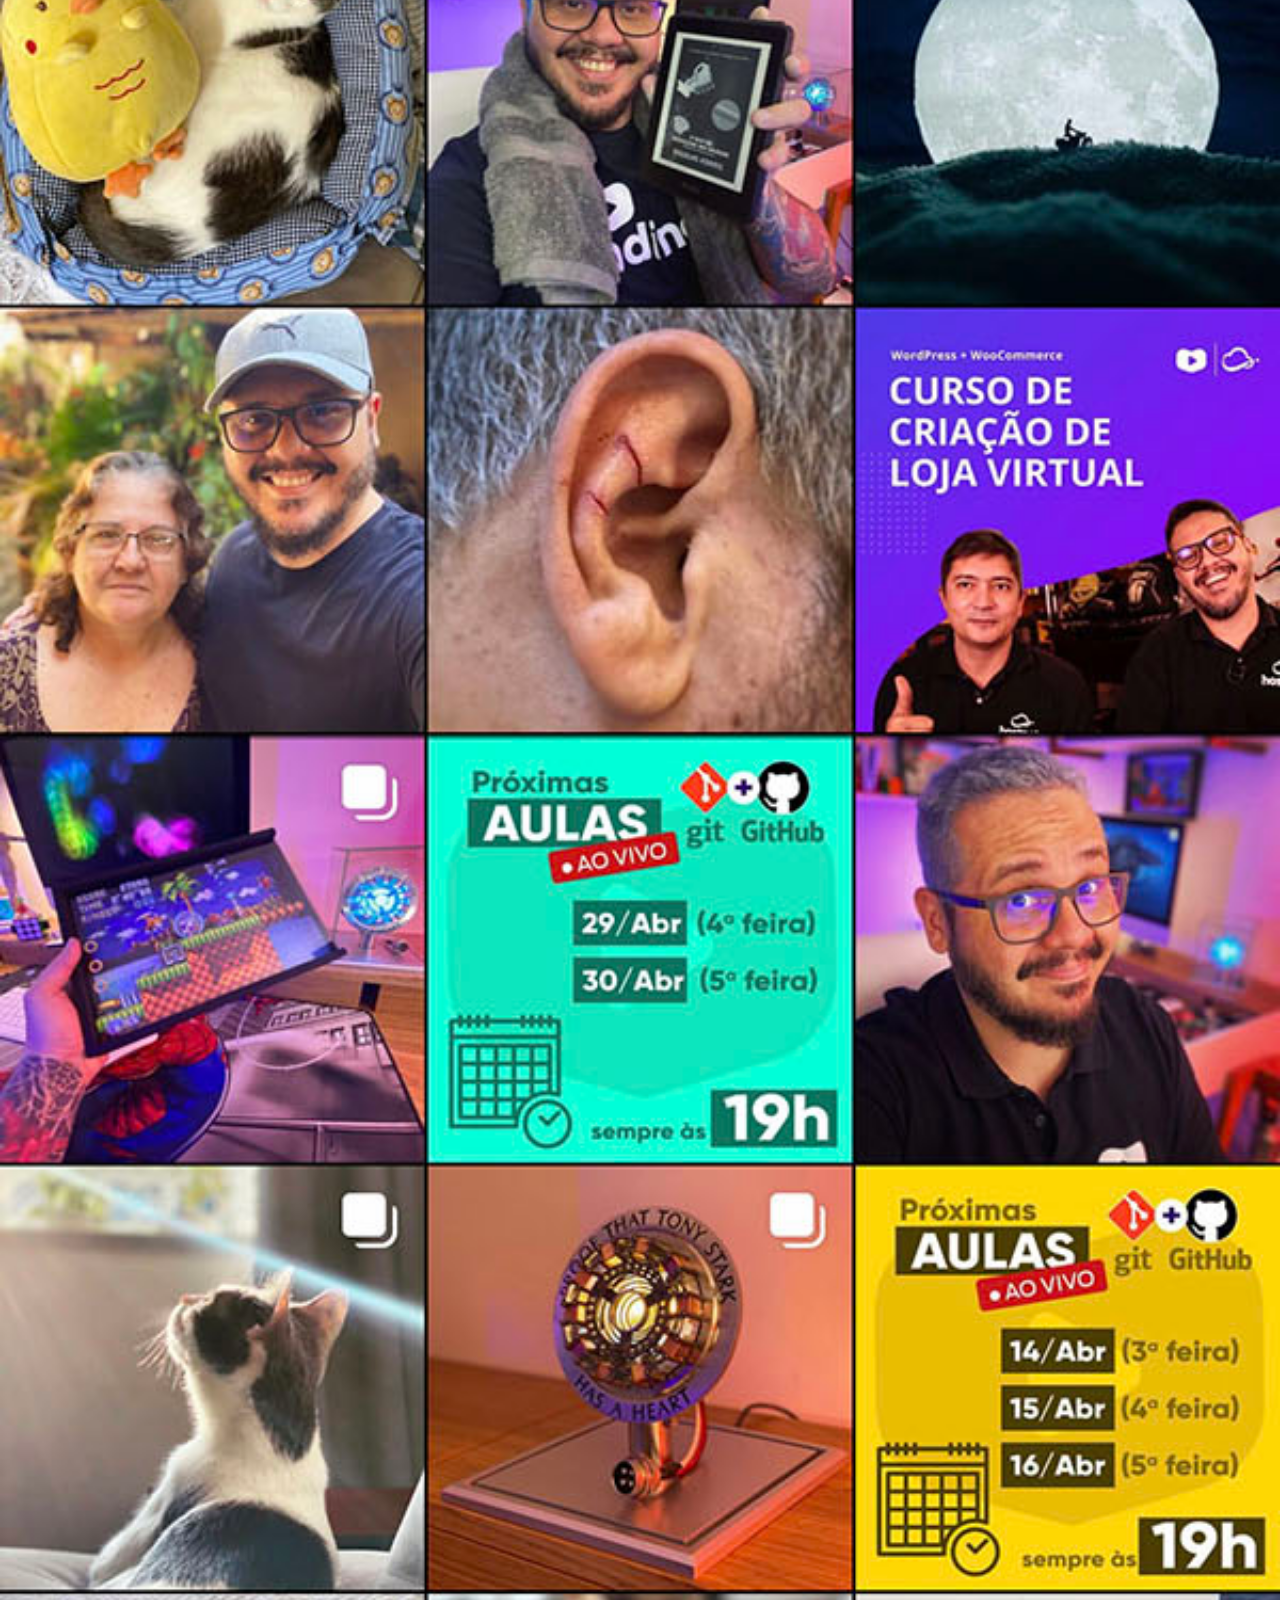
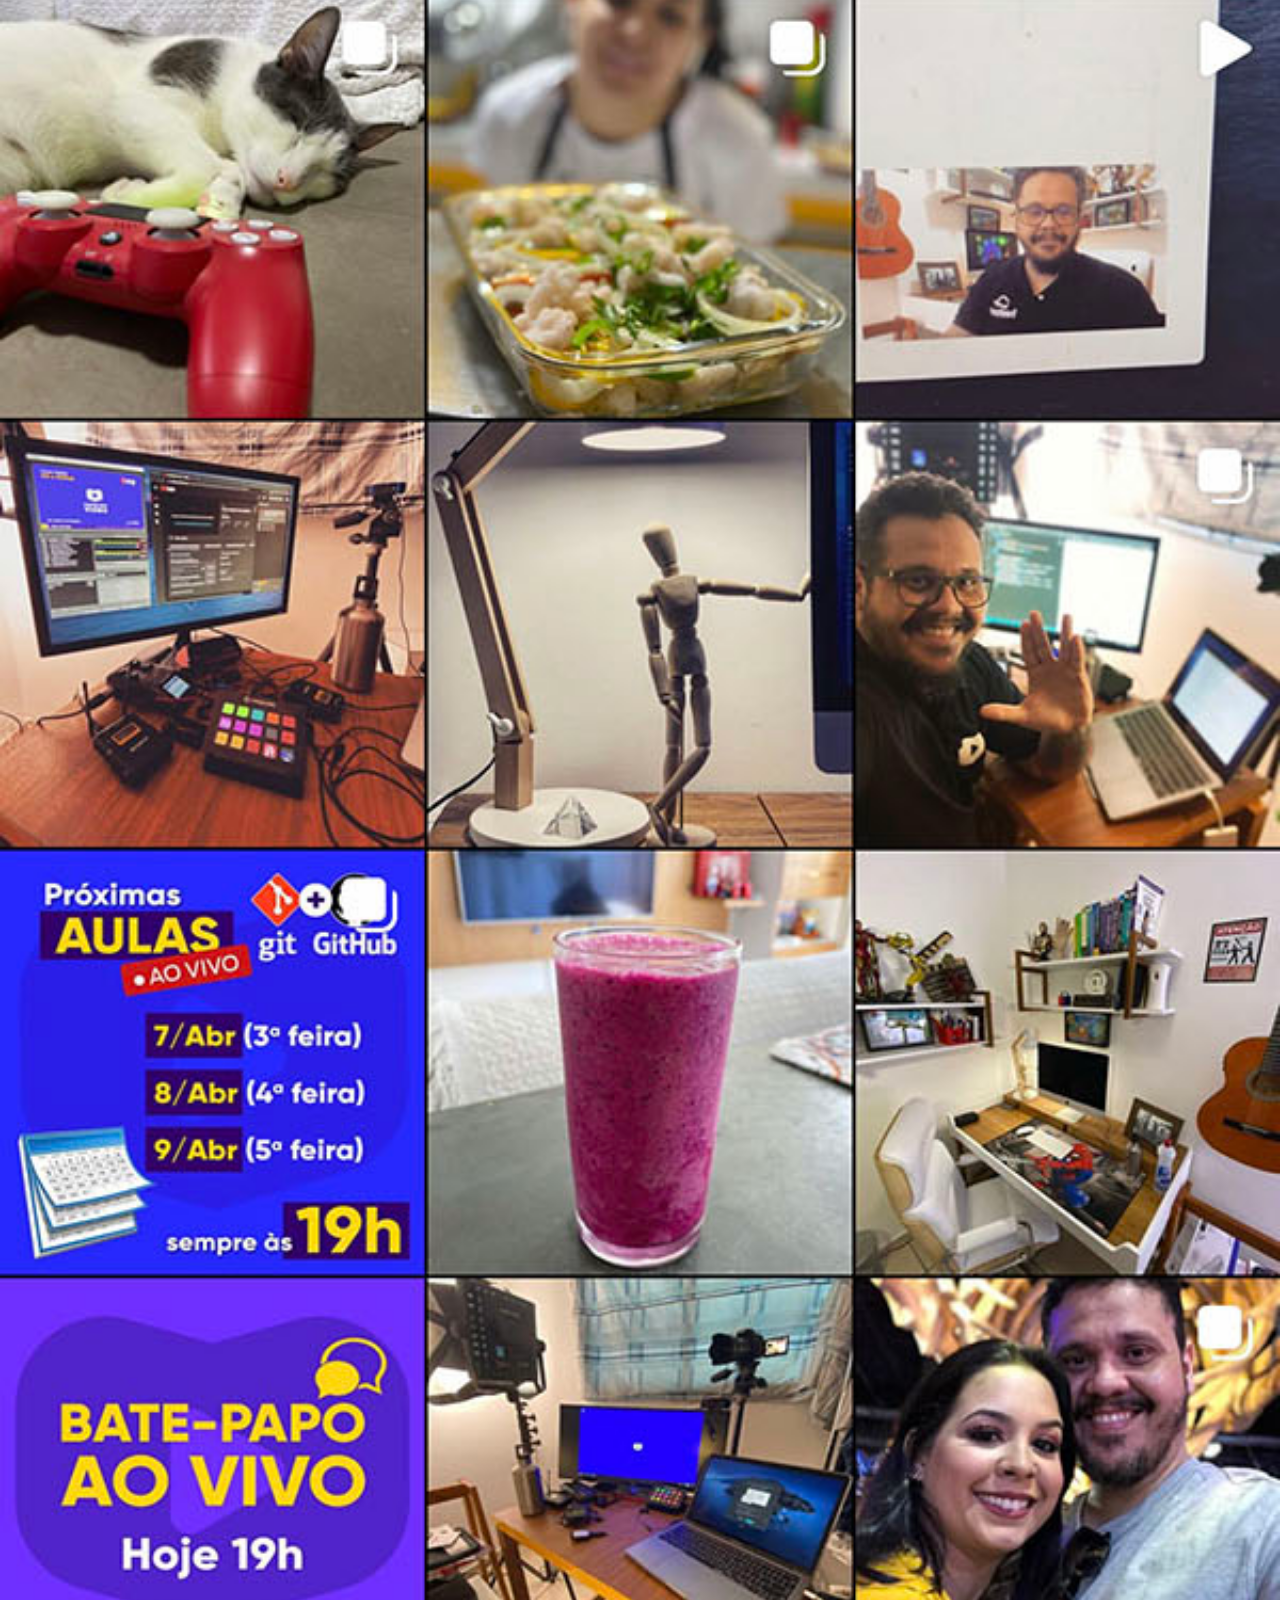
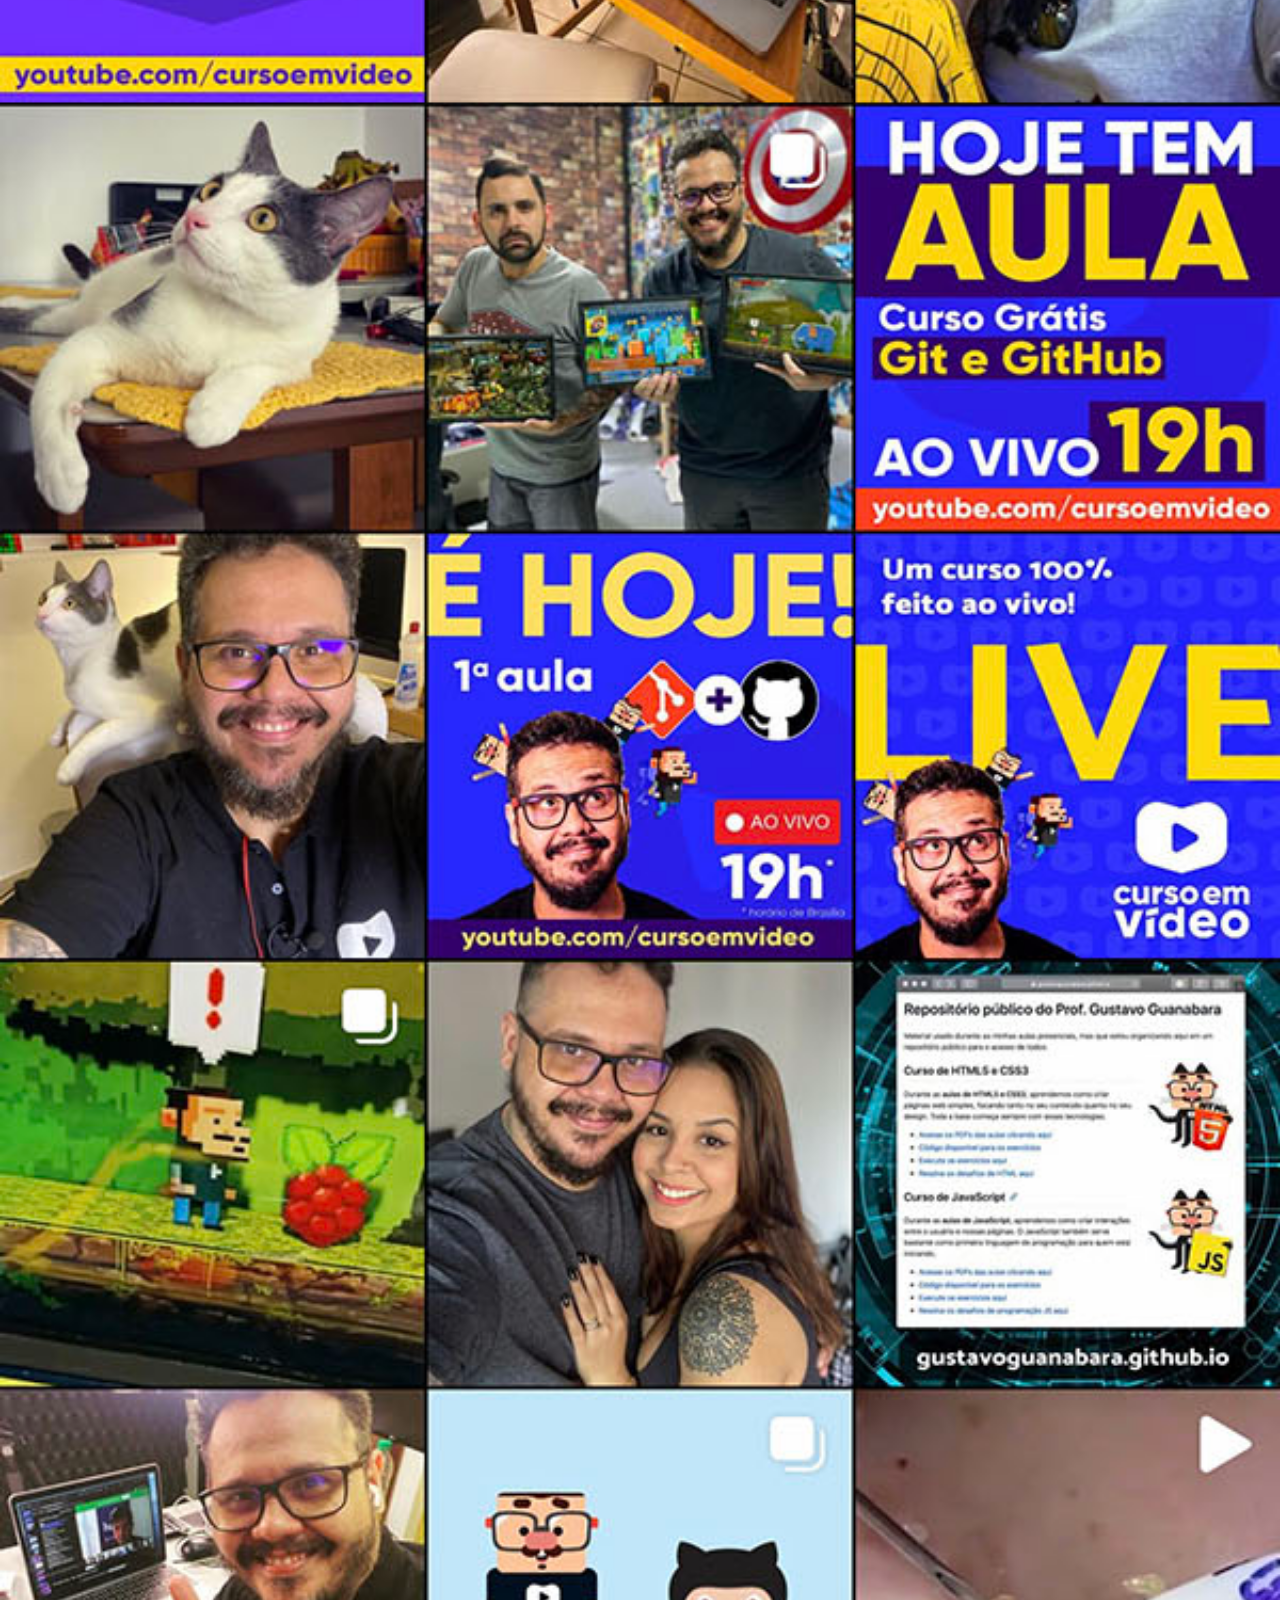
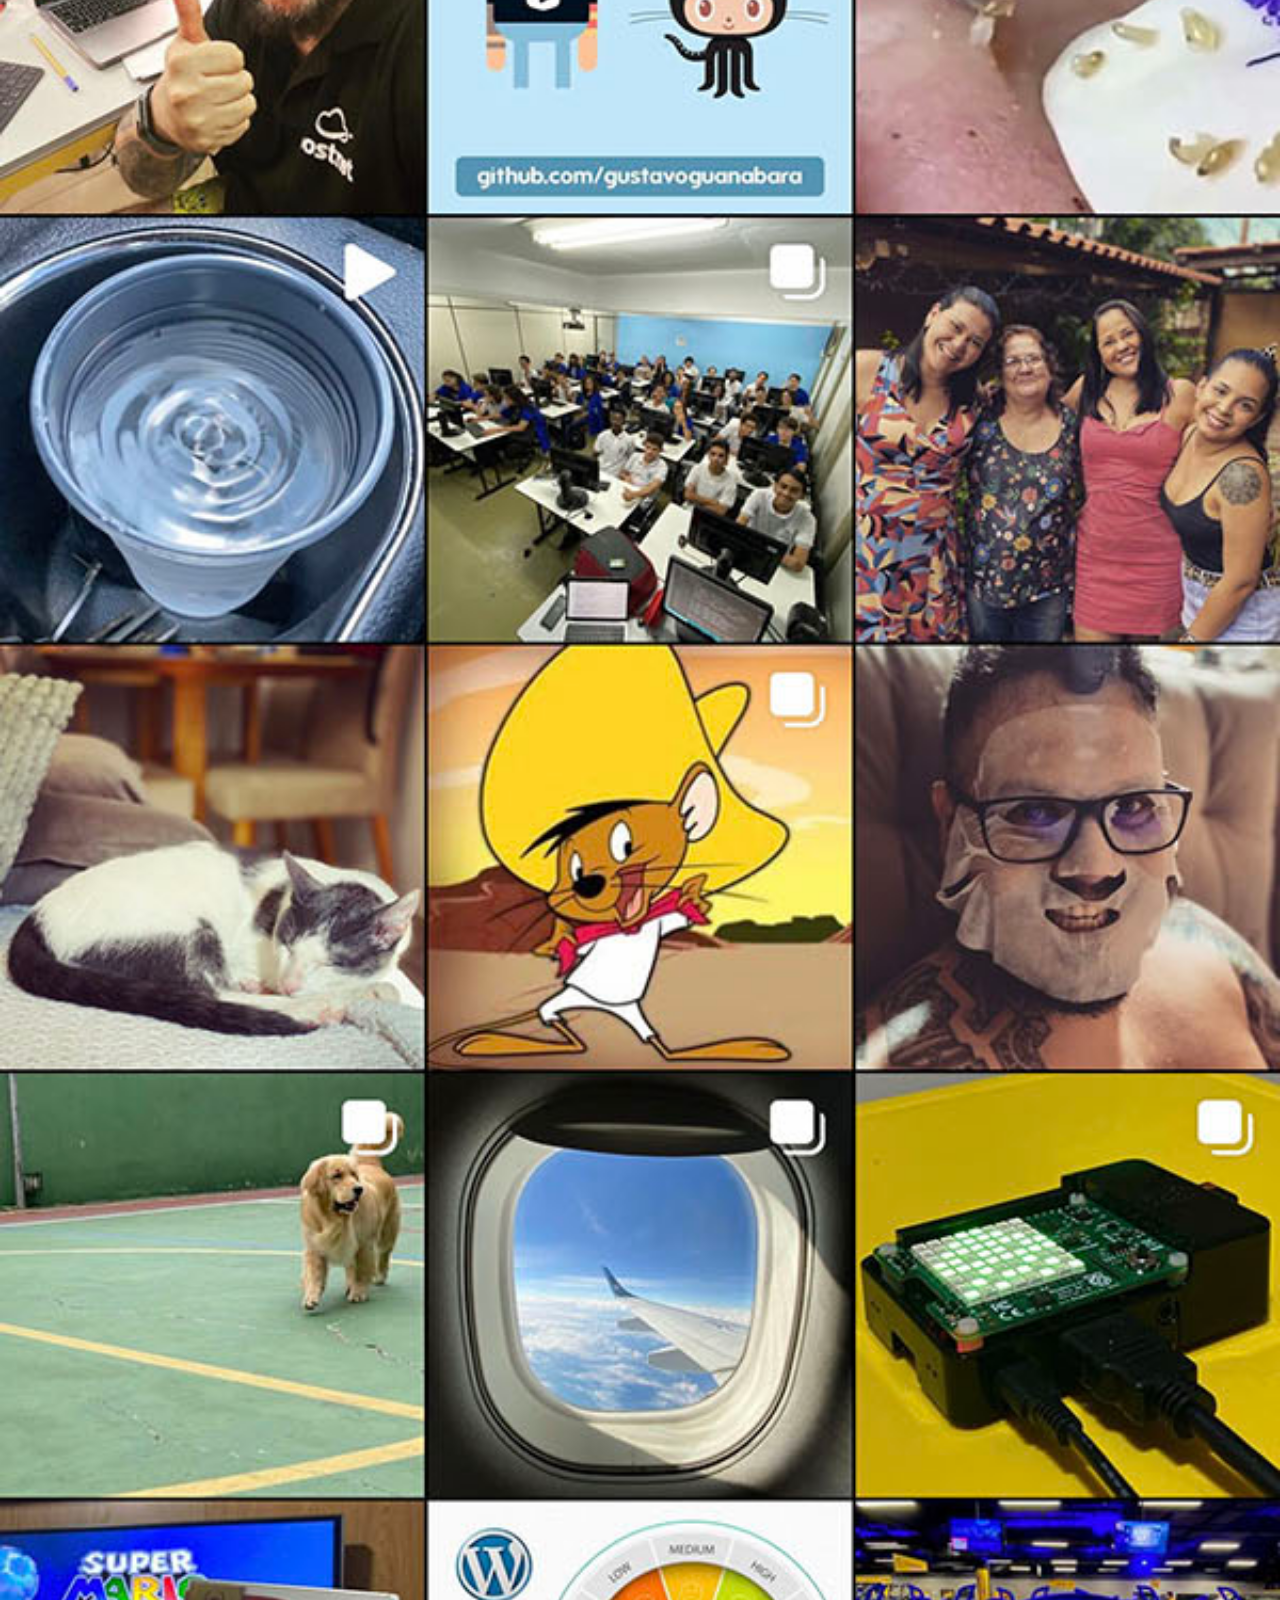
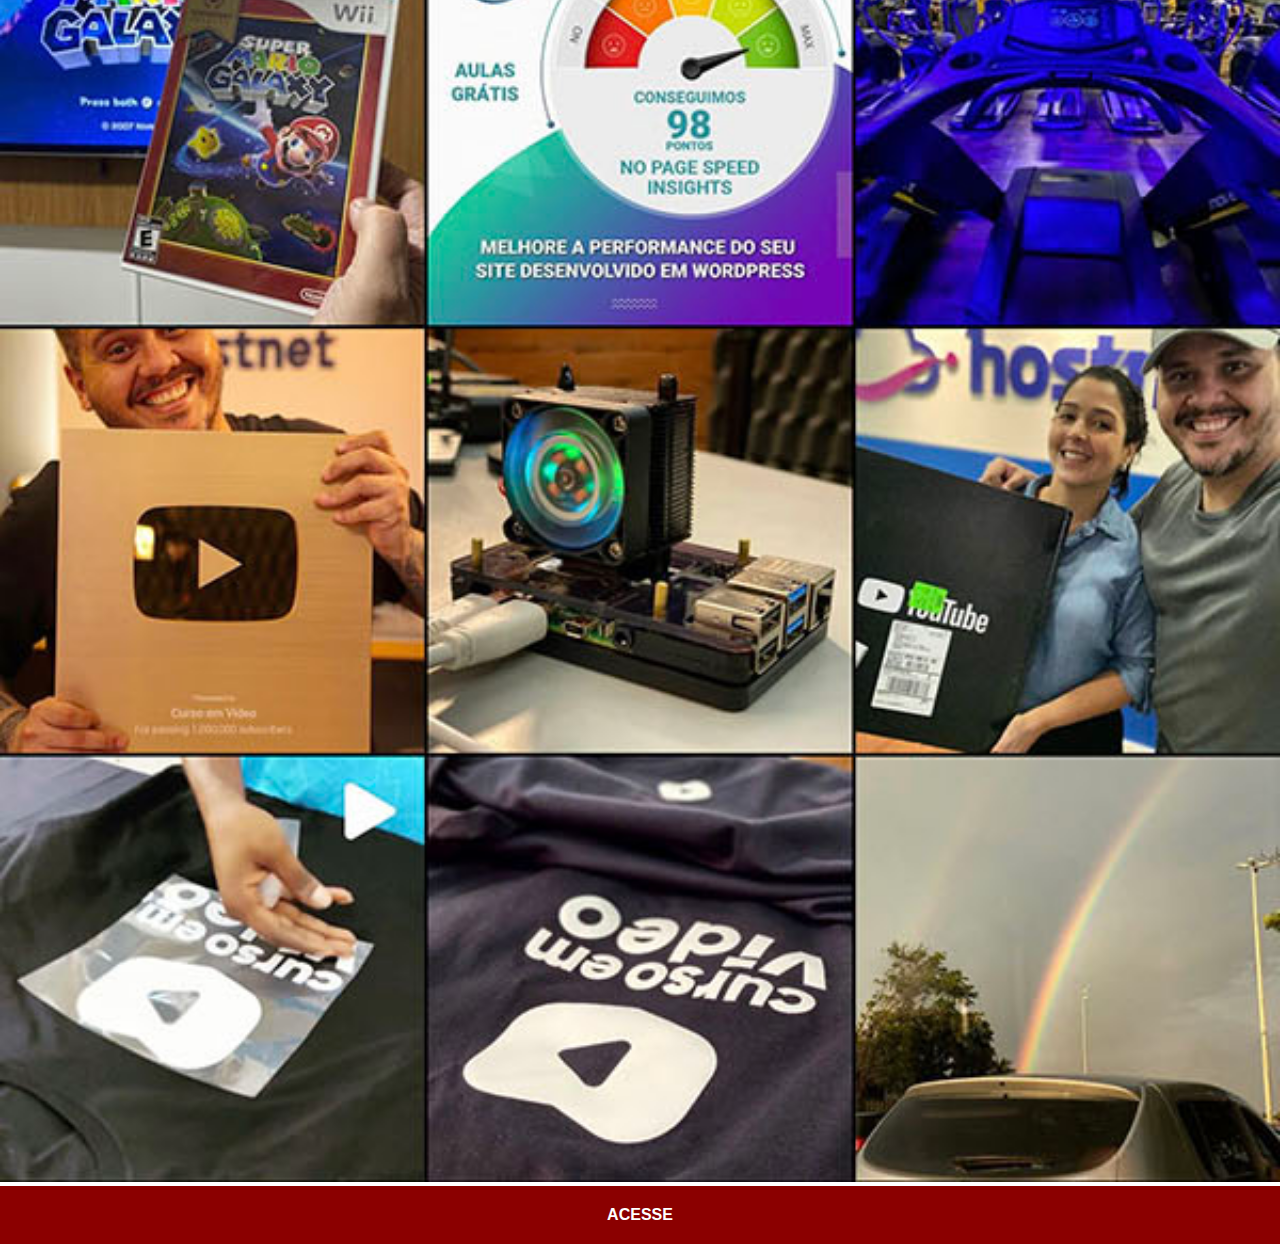
<file: instagram.html>
<!DOCTYPE html>
<html lang="pt-br">
<head>
    <meta charset="UTF-8">
    <meta name="viewport" content="width=device-width, initial-scale=1.0">
    <title>Instagram</title>
    <link rel="stylesheet" href="estilos/social.css">
</head>
<body>
    <img src="imagens/tela-instagram.jpg" alt="">
    <a href="https://www.instagram.com/gustavoguanabara/?hl=pt" target="_blank">ACESSE</a>
    
</body>
</html>
</file>
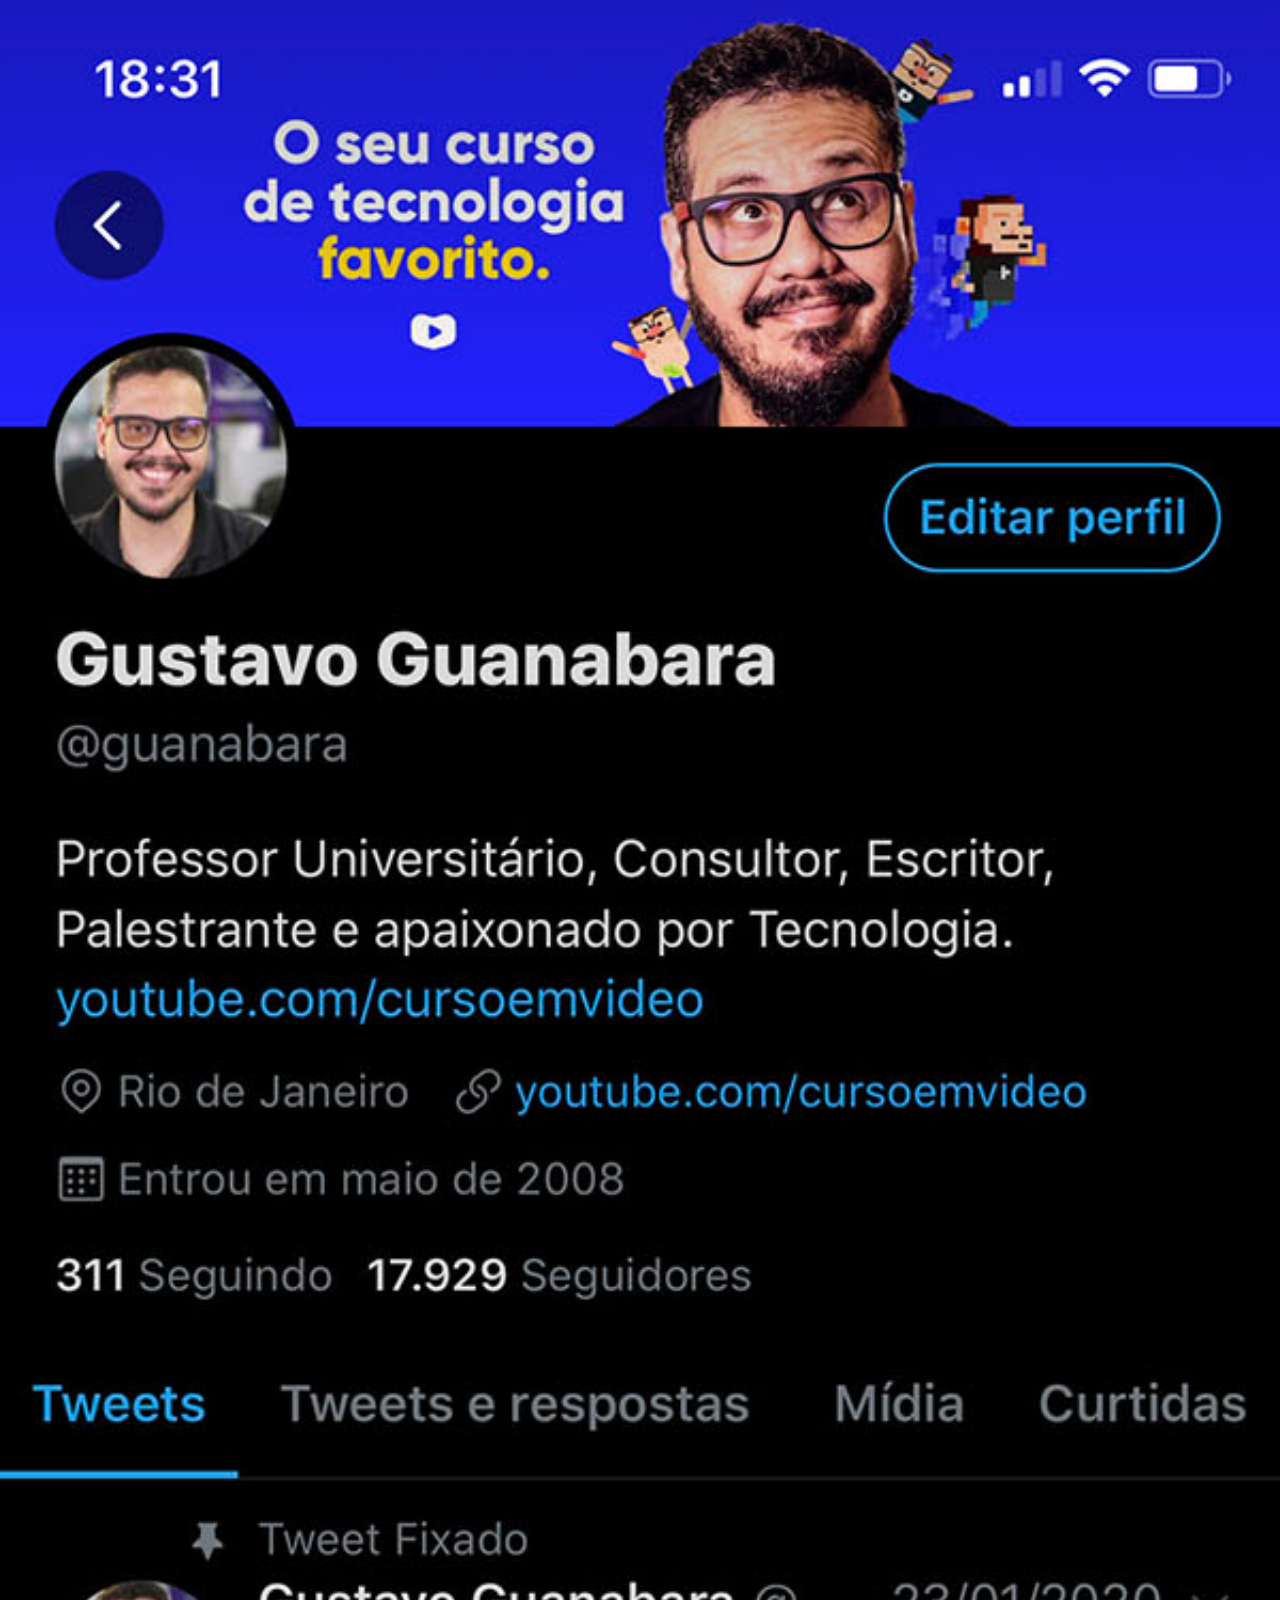
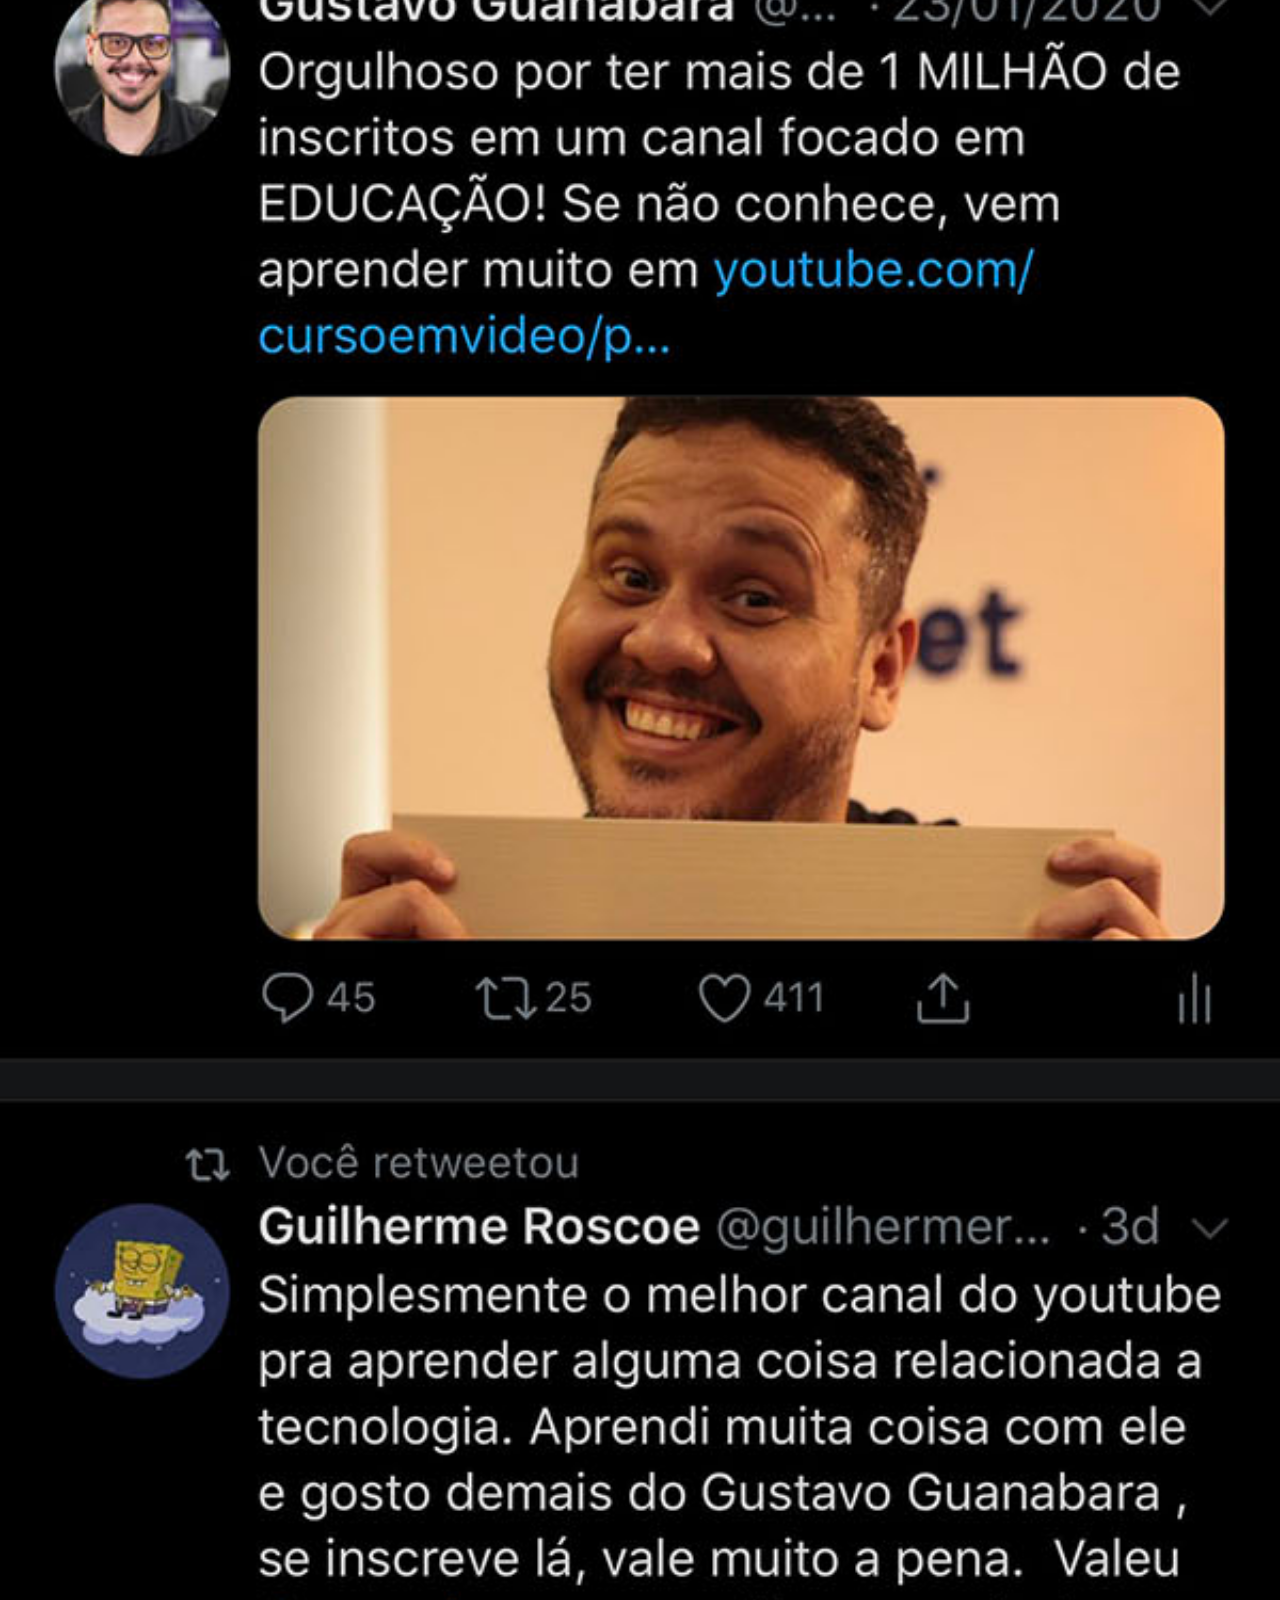
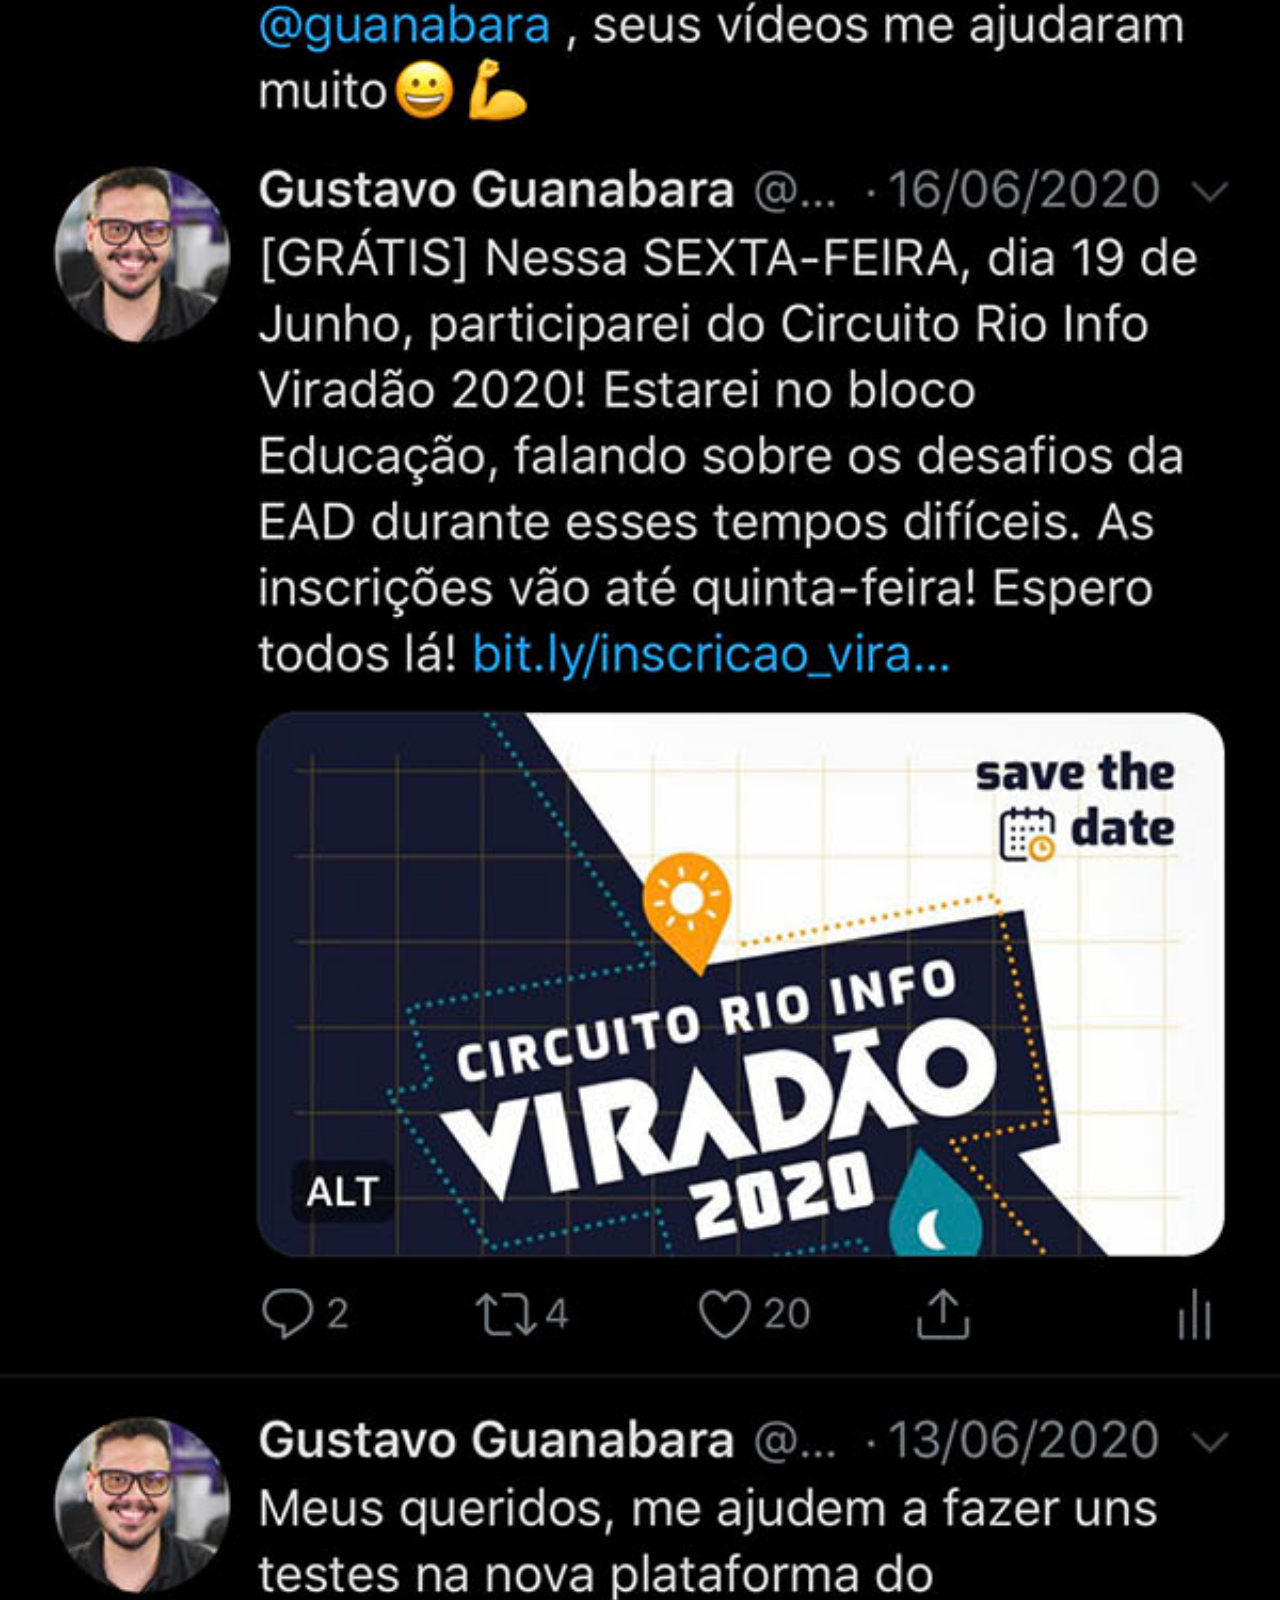
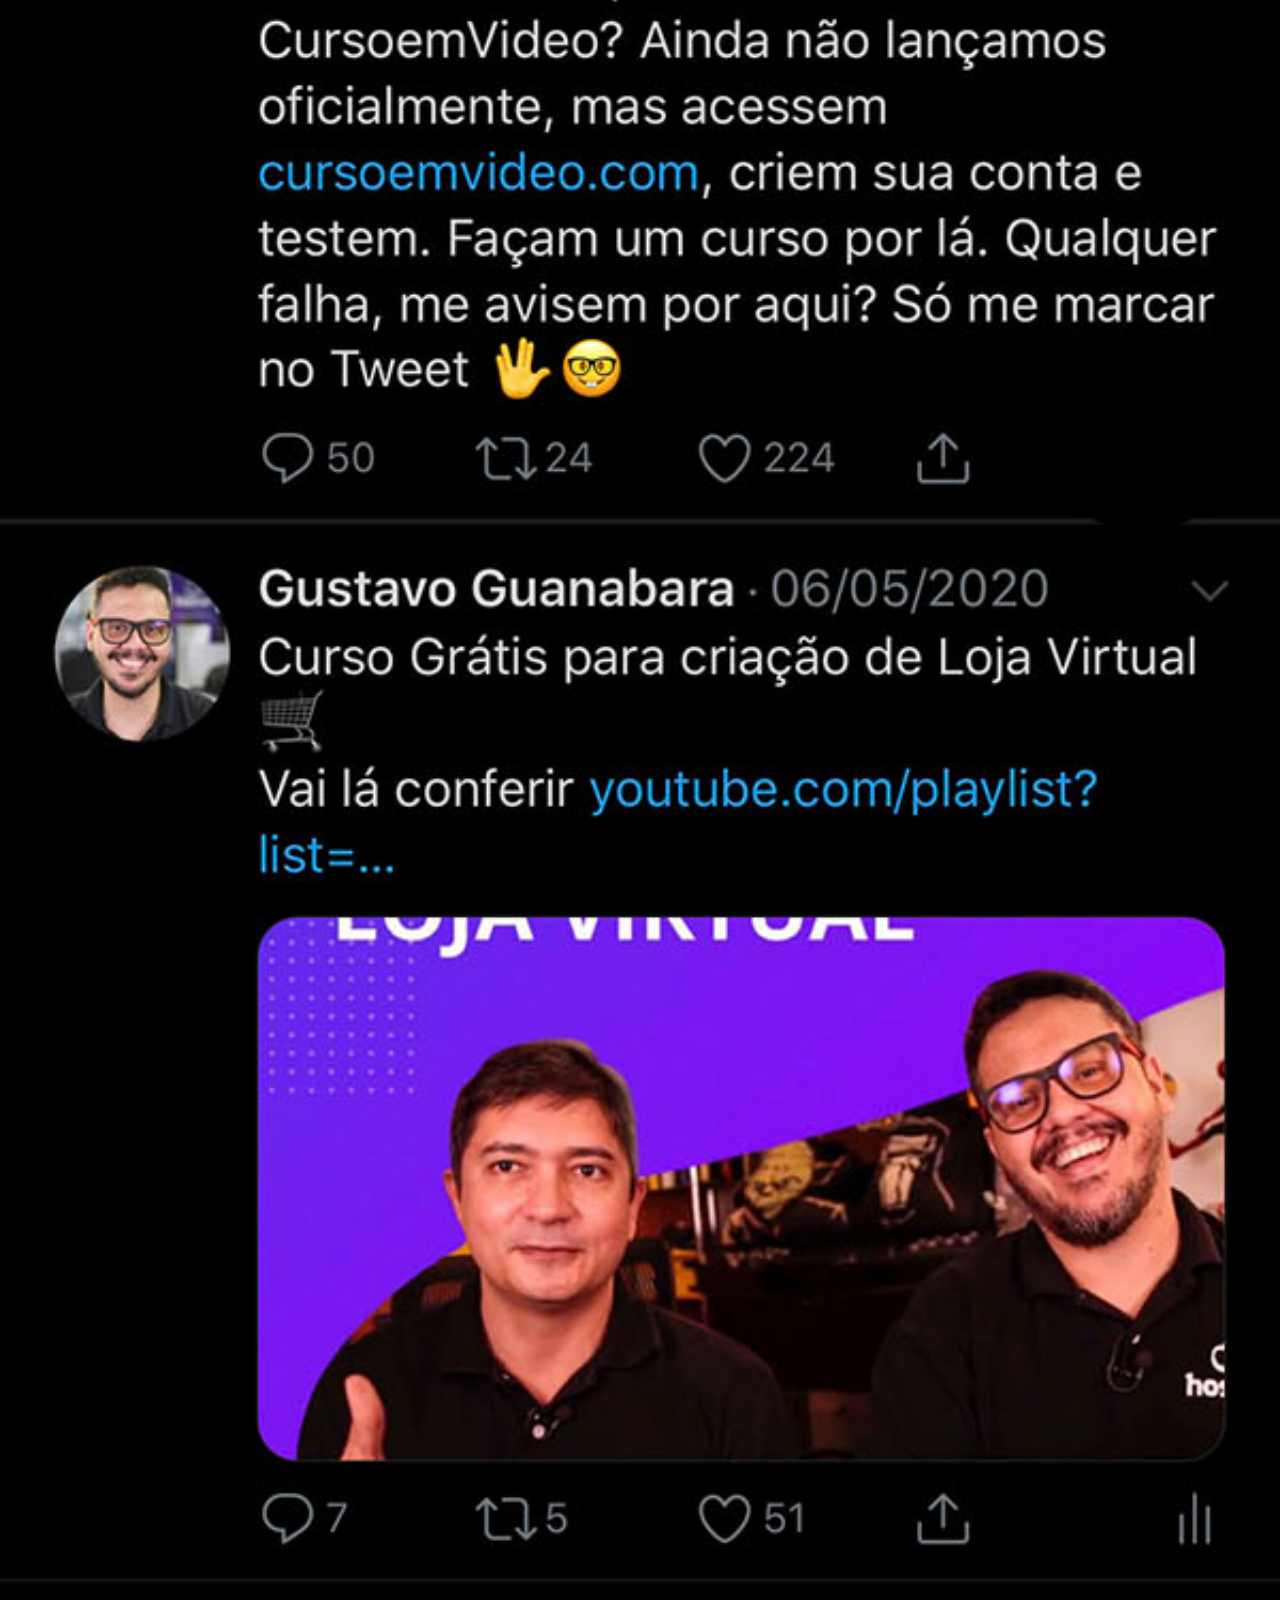
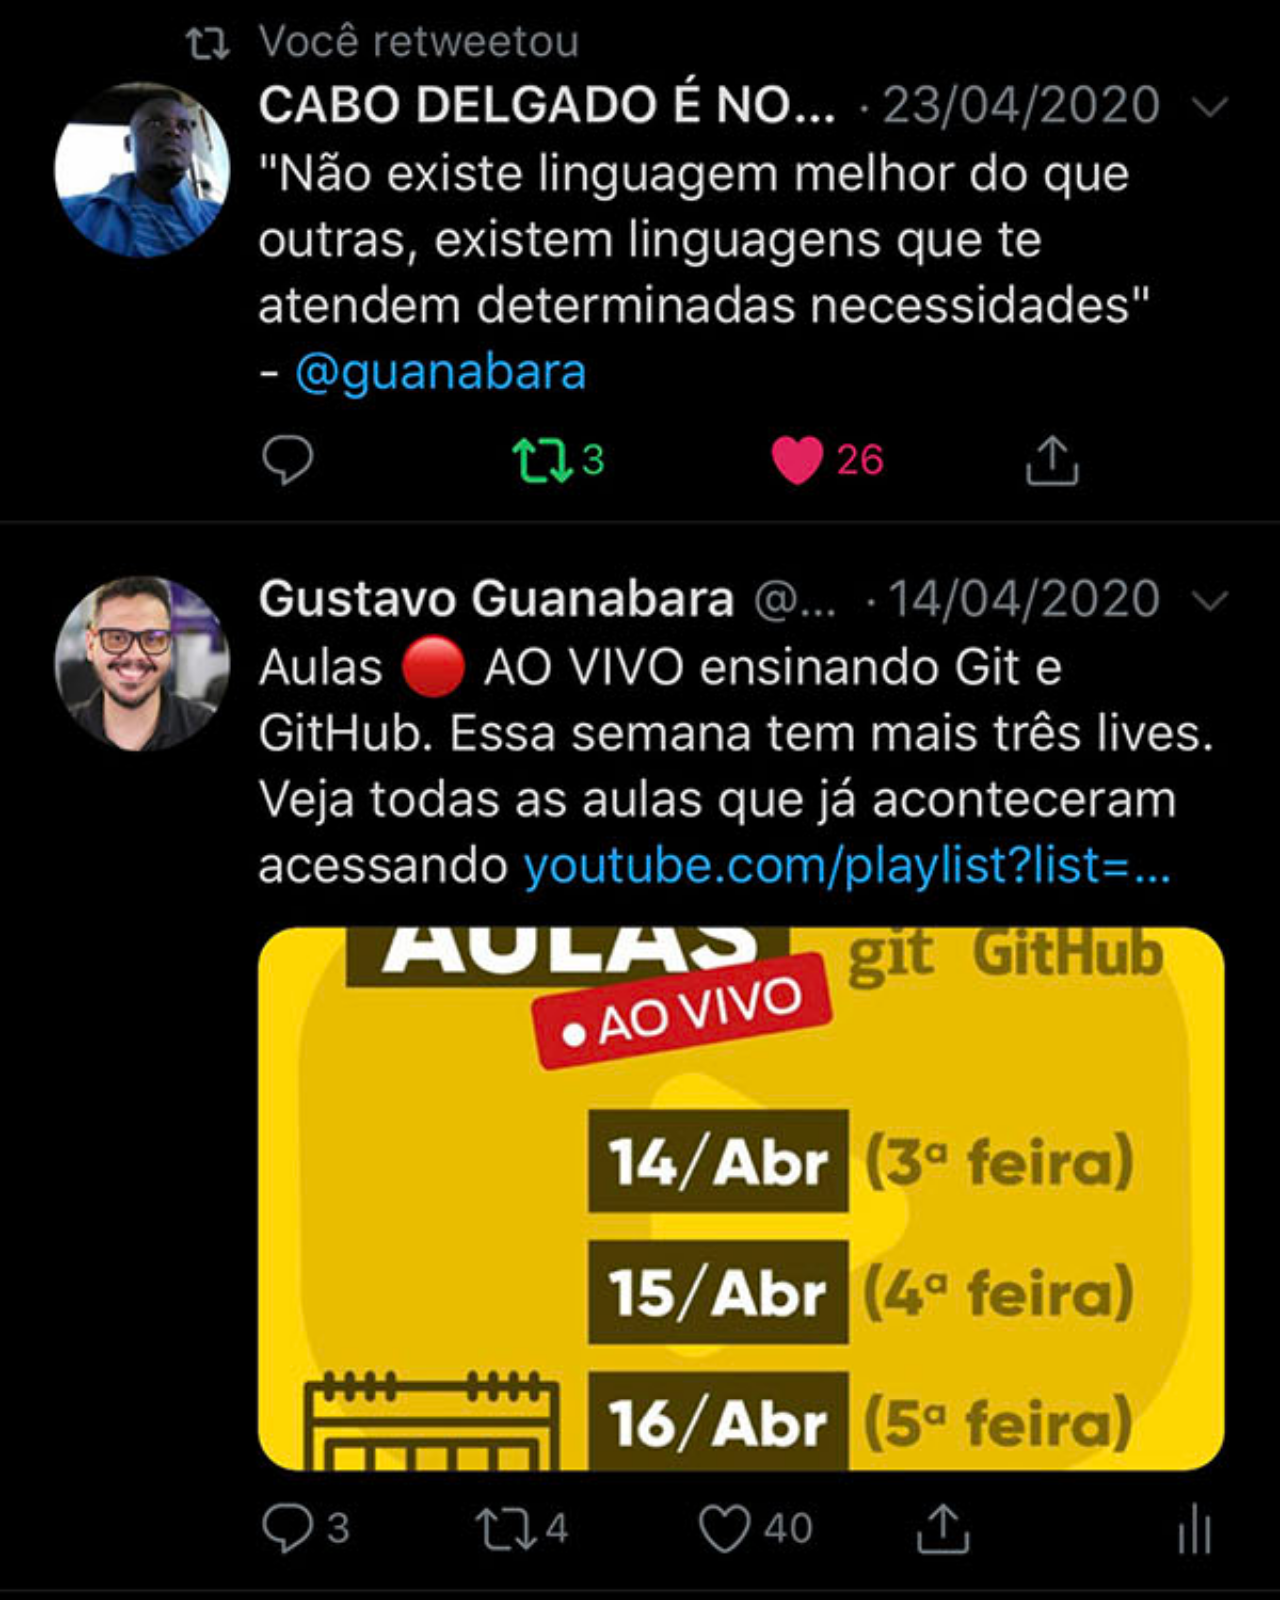
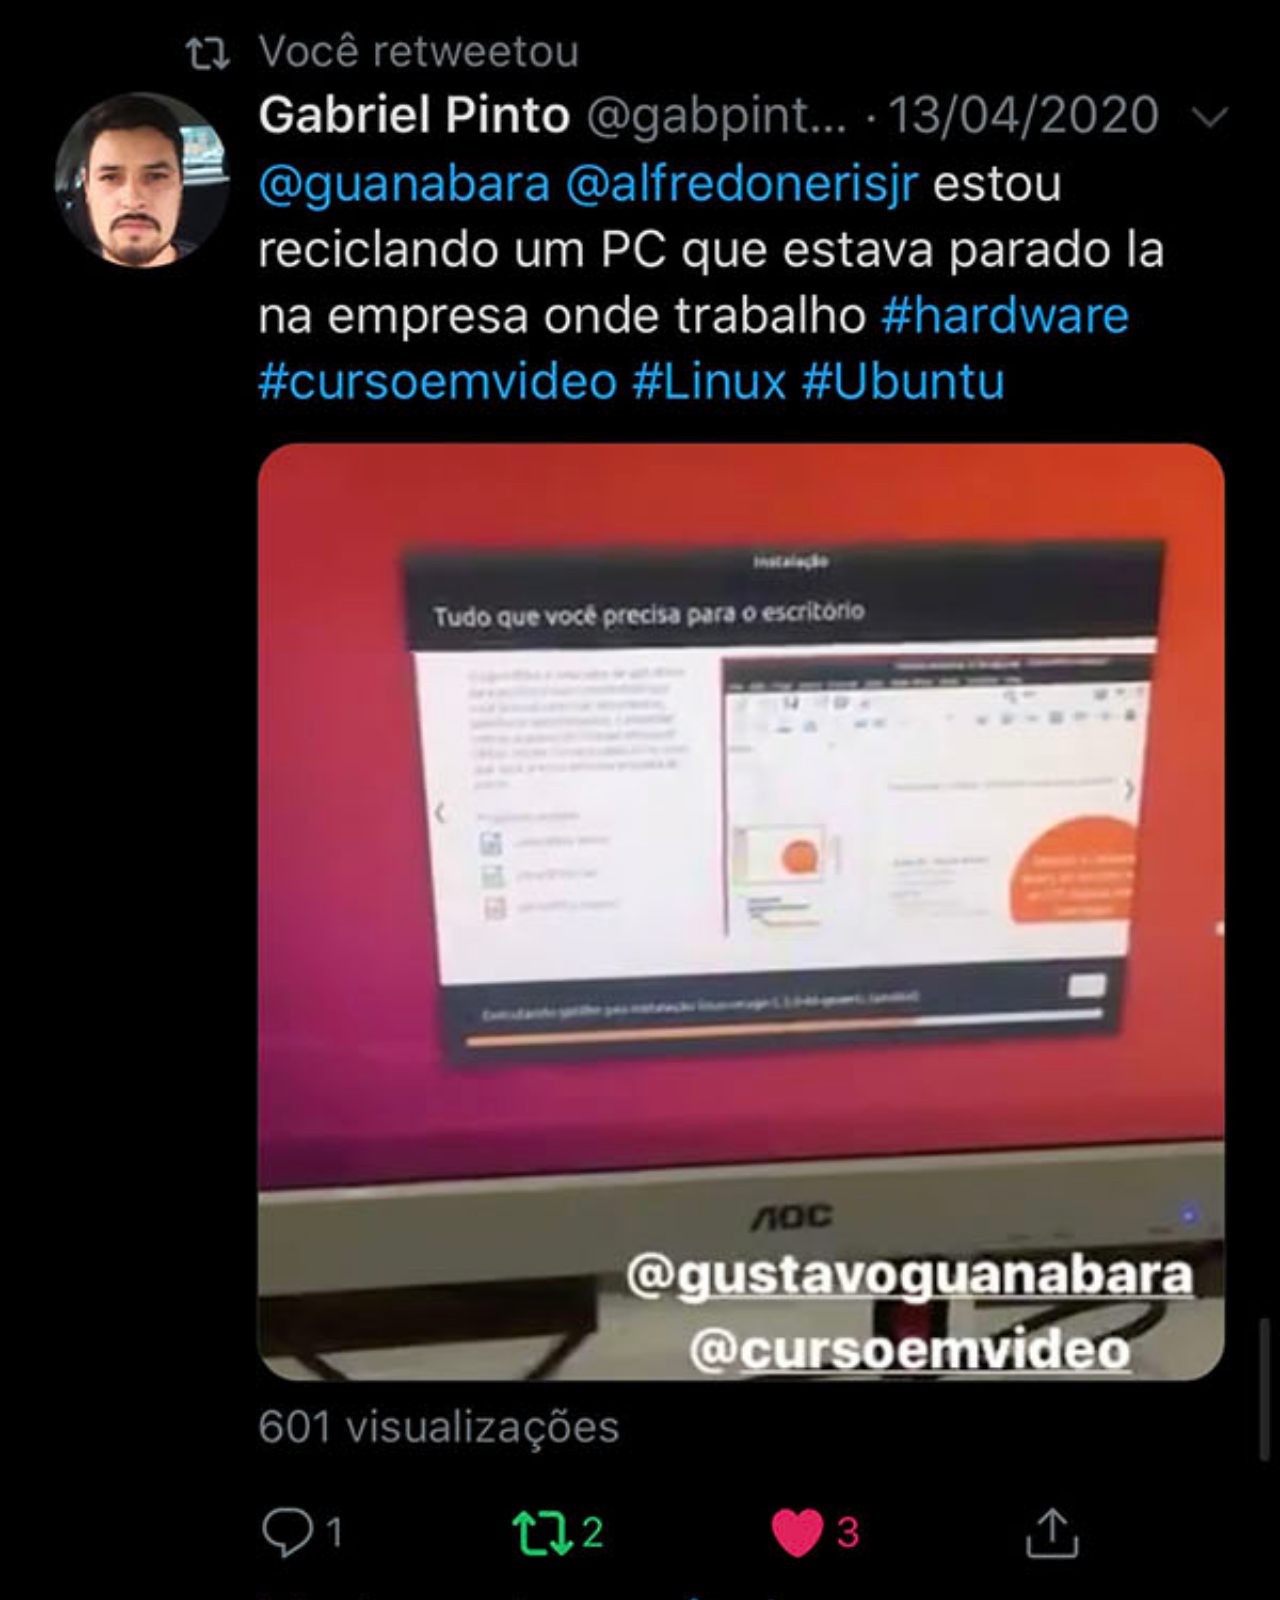
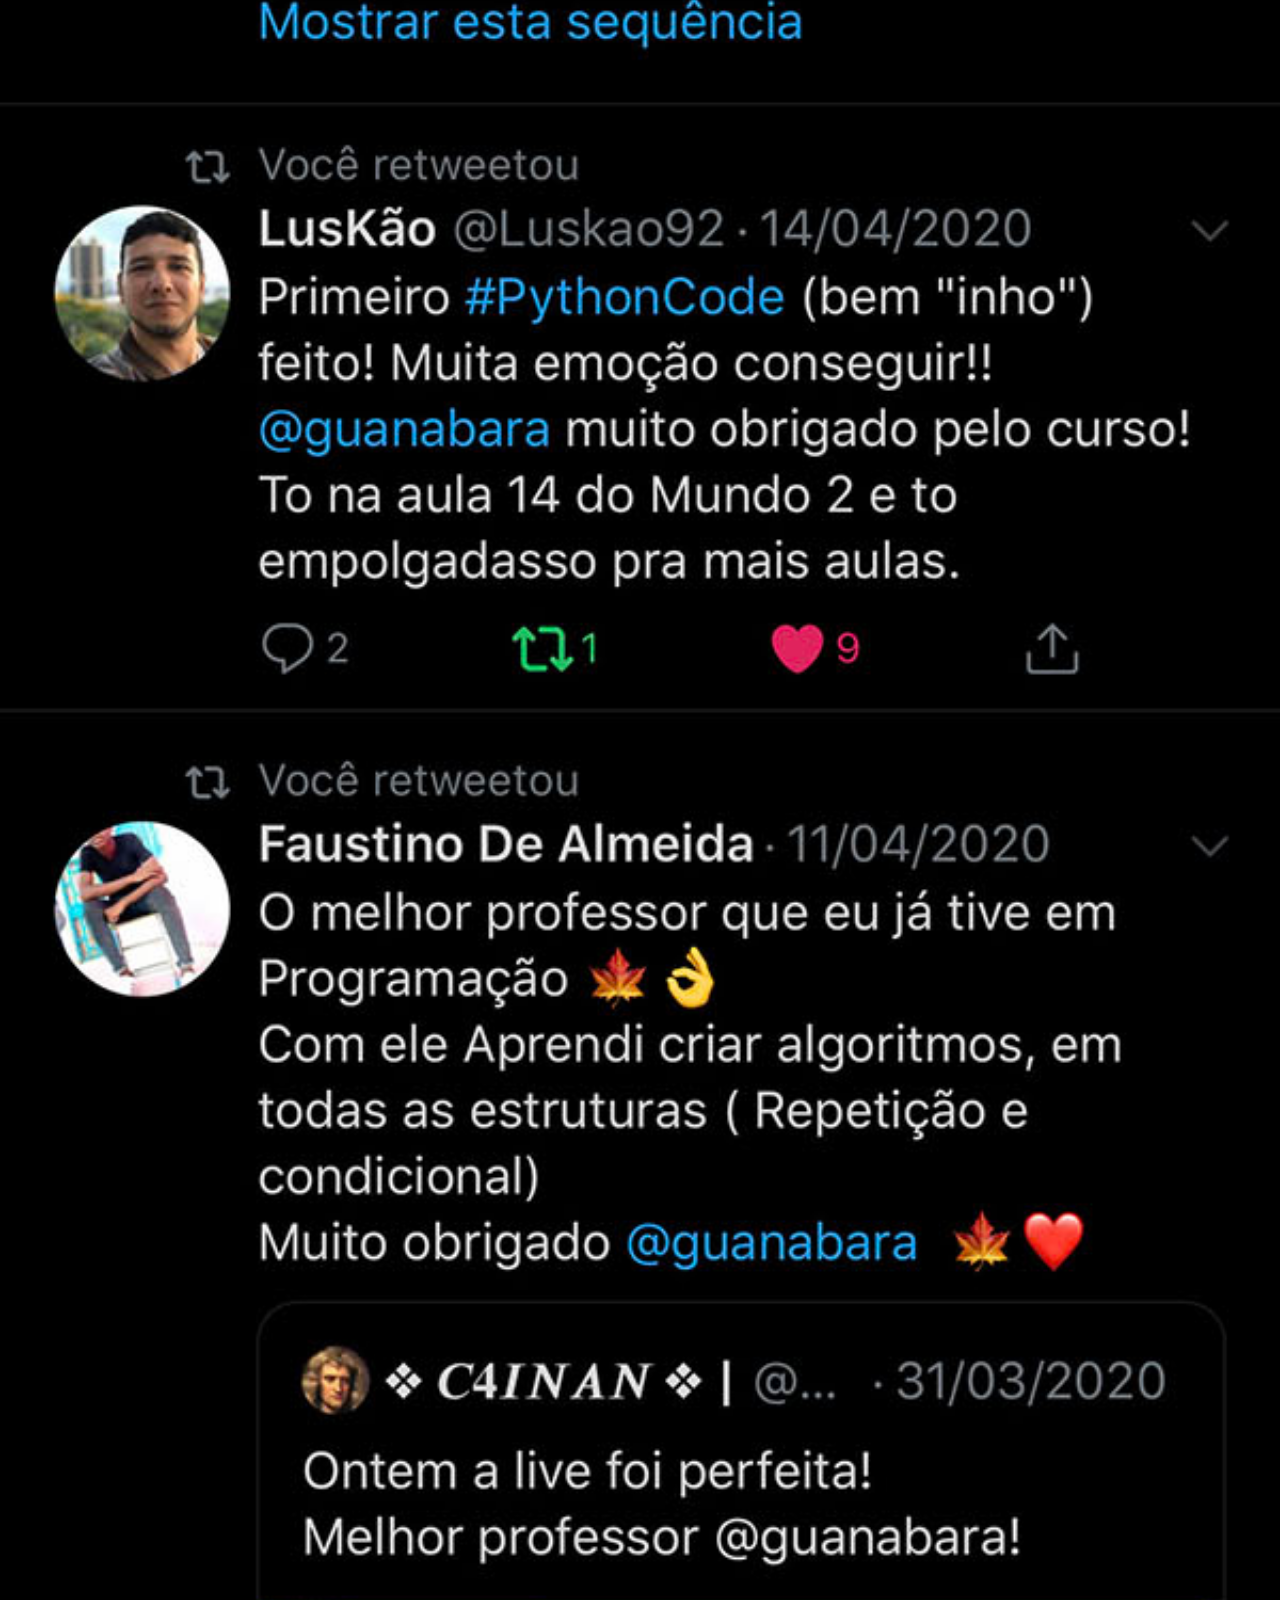
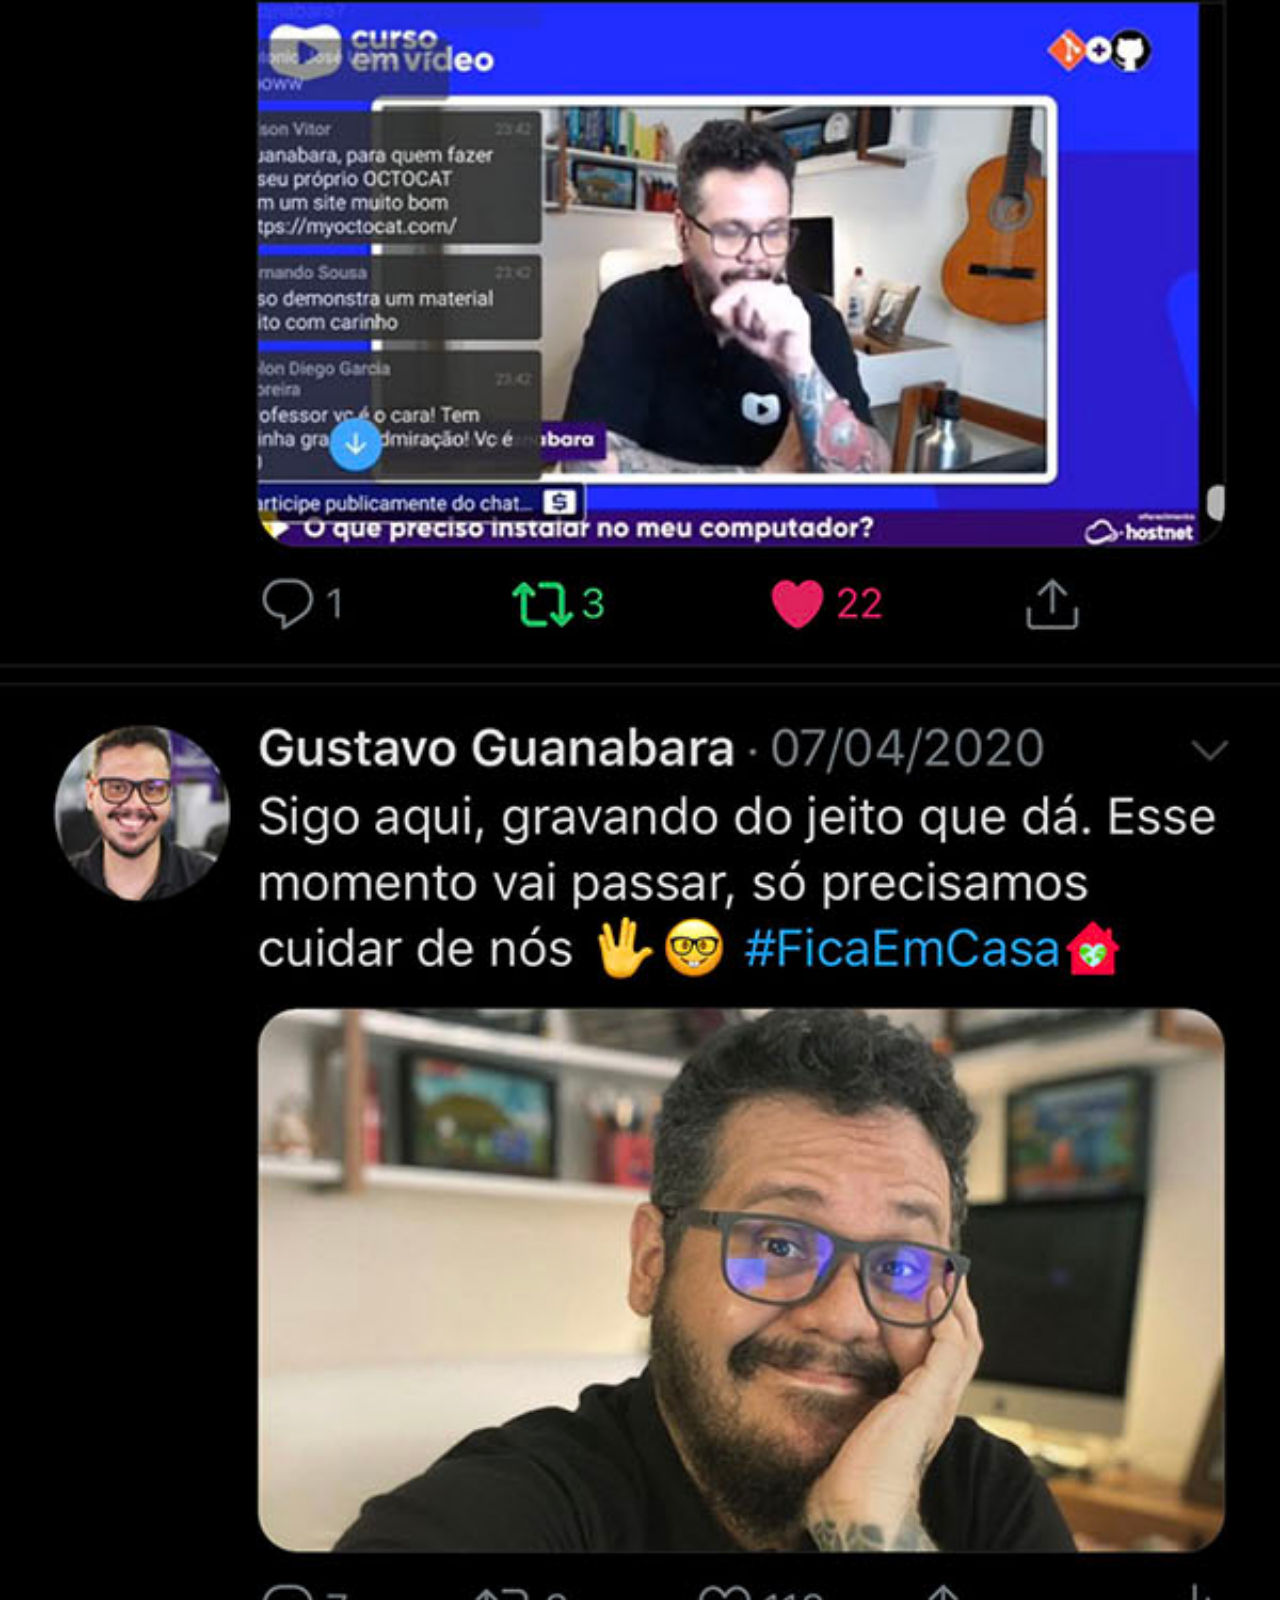
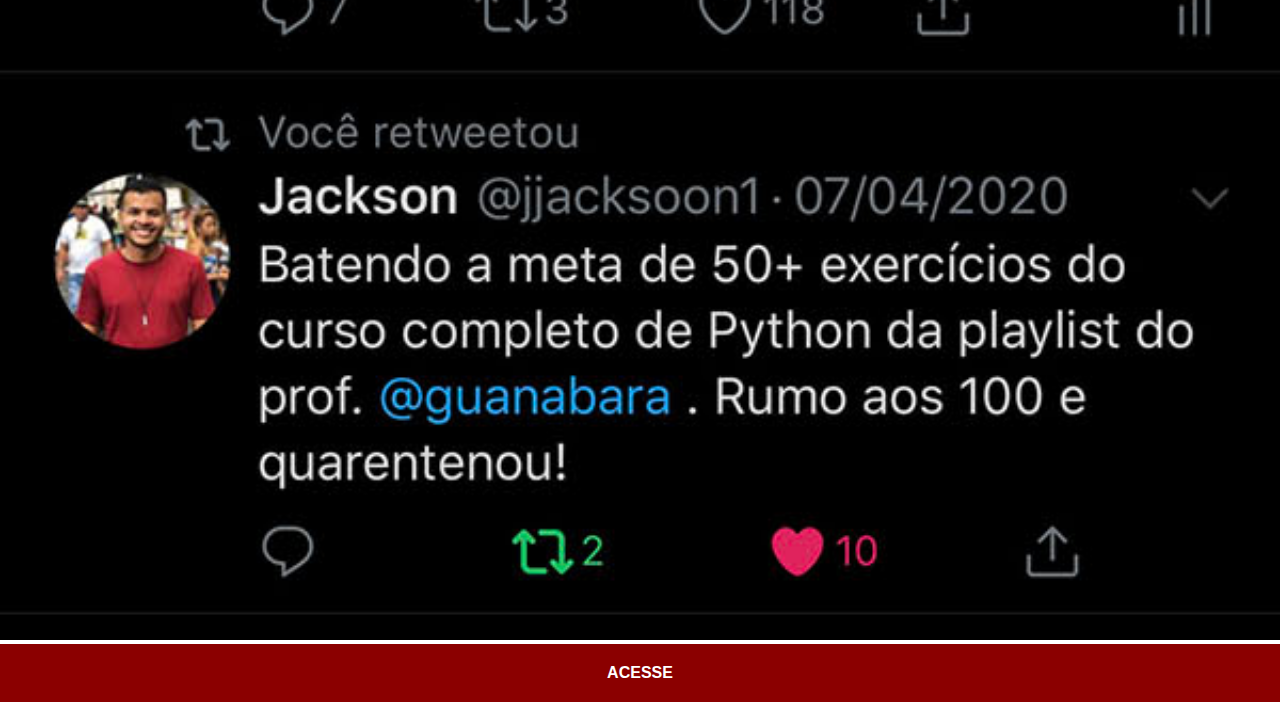
<file: twitter.html>
<!DOCTYPE html>
<html lang="pt-br">
<head>
    <meta charset="UTF-8">
    <meta name="viewport" content="width=device-width, initial-scale=1.0">
    <title>Twitter</title>
    <link rel="stylesheet" href="estilos/social.css">
</head>
<body>
    <img src="imagens/tela-twitter.jpg" alt="">
    <a href="https://twitter.com/guanabara?ref_src=twsrc%5Egoogle%7Ctwcamp%5Eserp%7Ctwgr%5Eauthor" target="_blank">ACESSE</a>
</body>
</html>
</file>
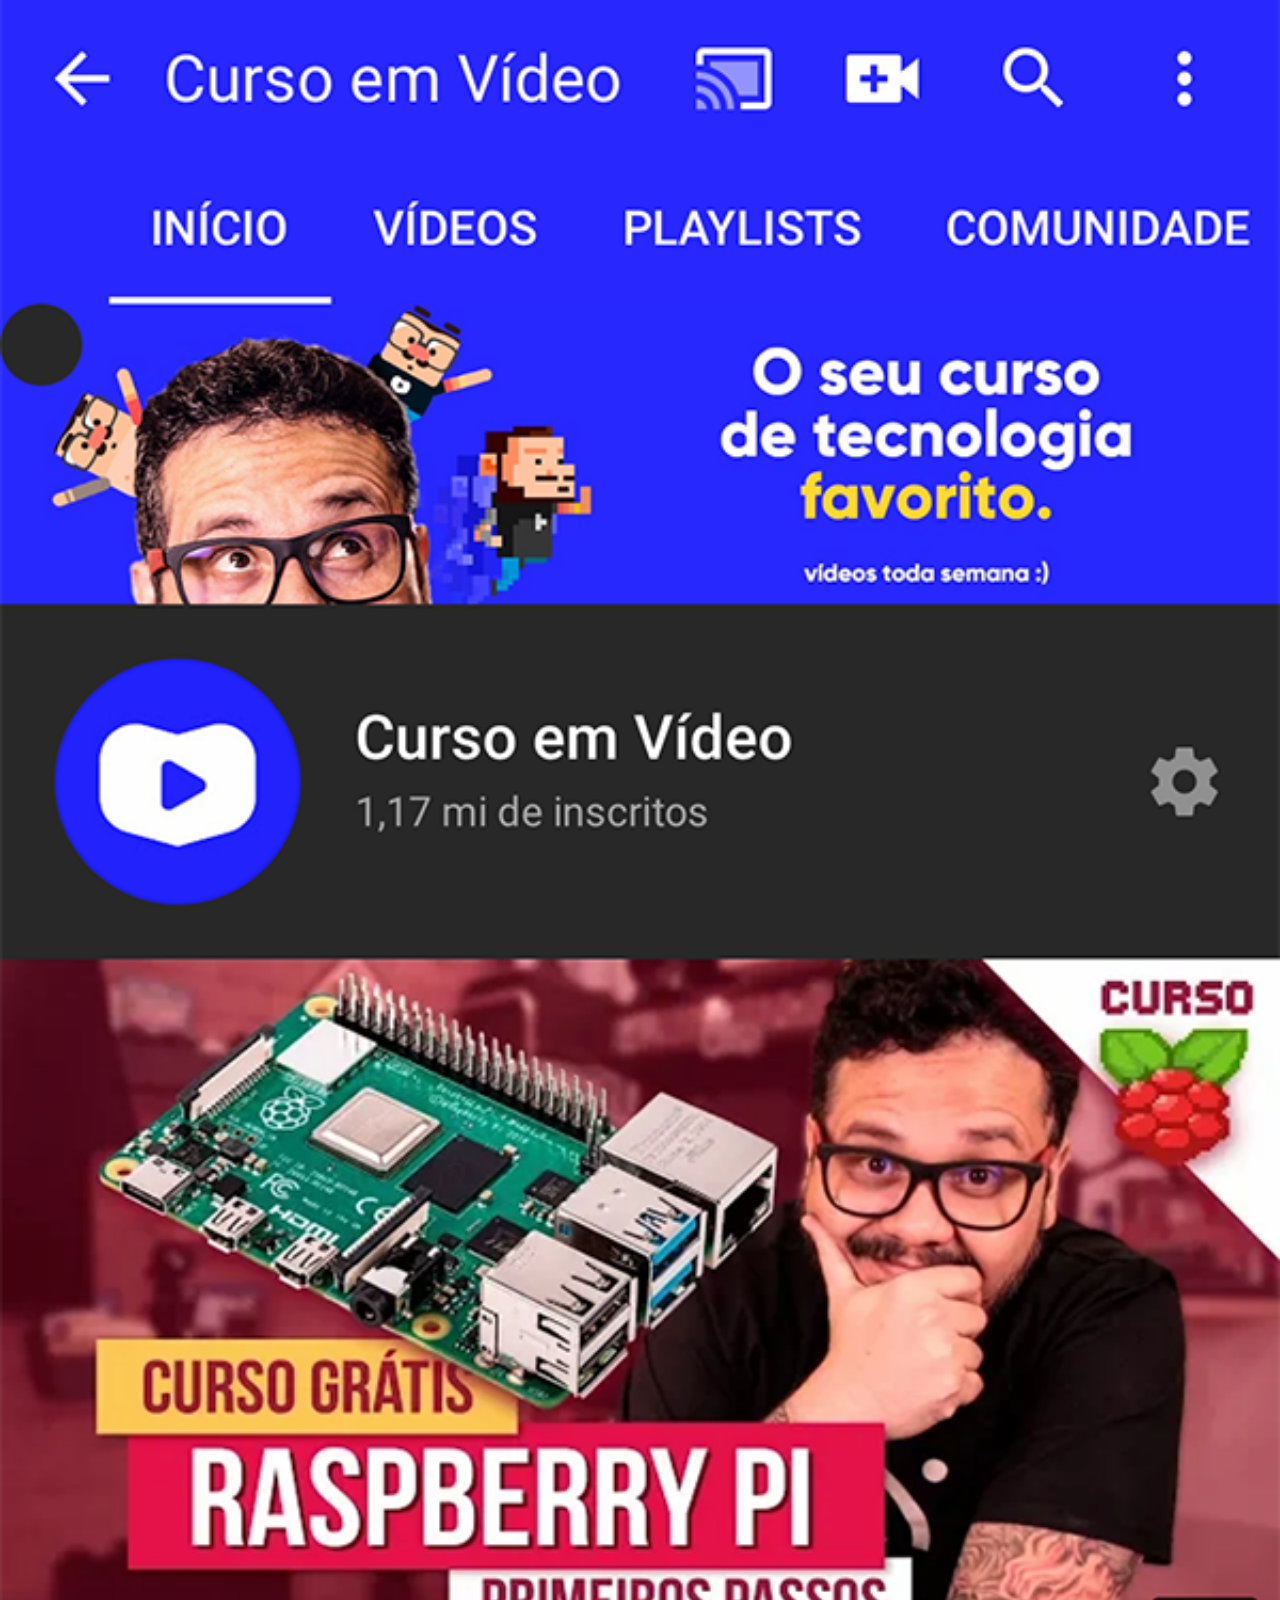
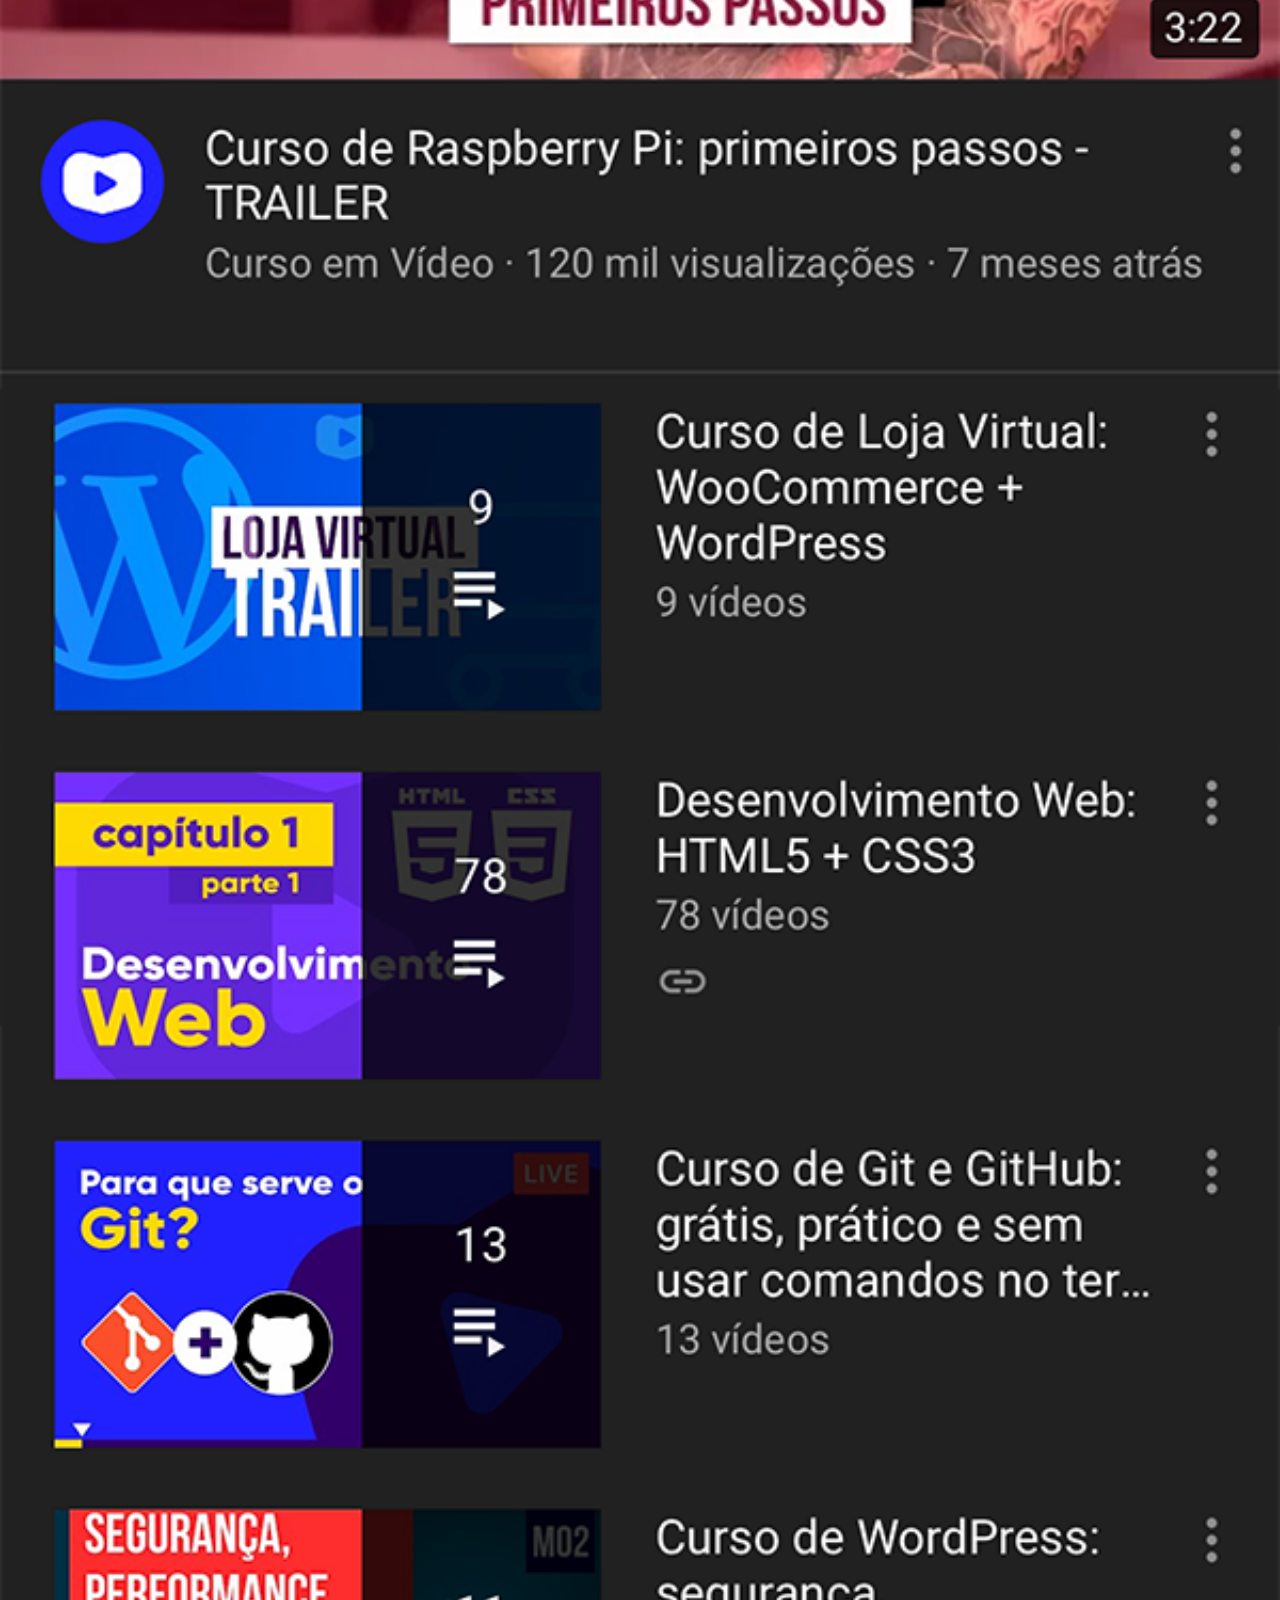
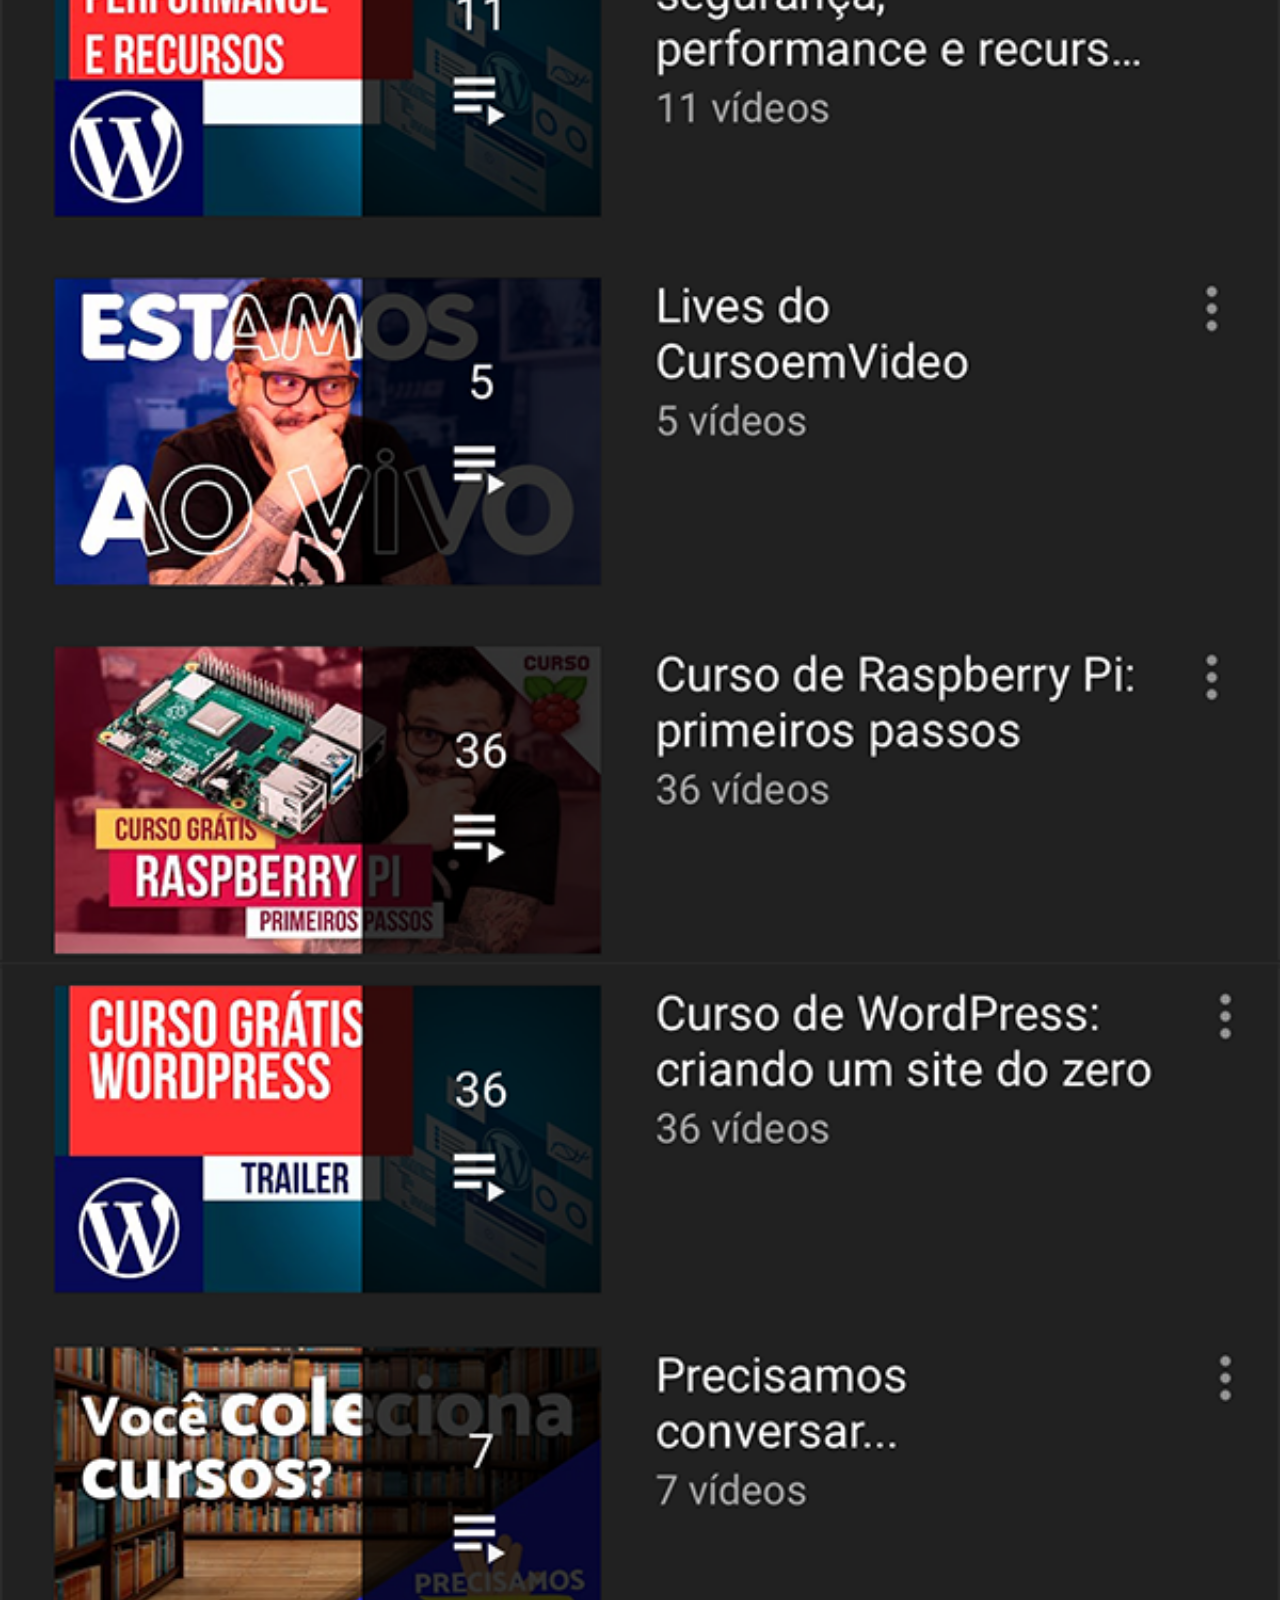
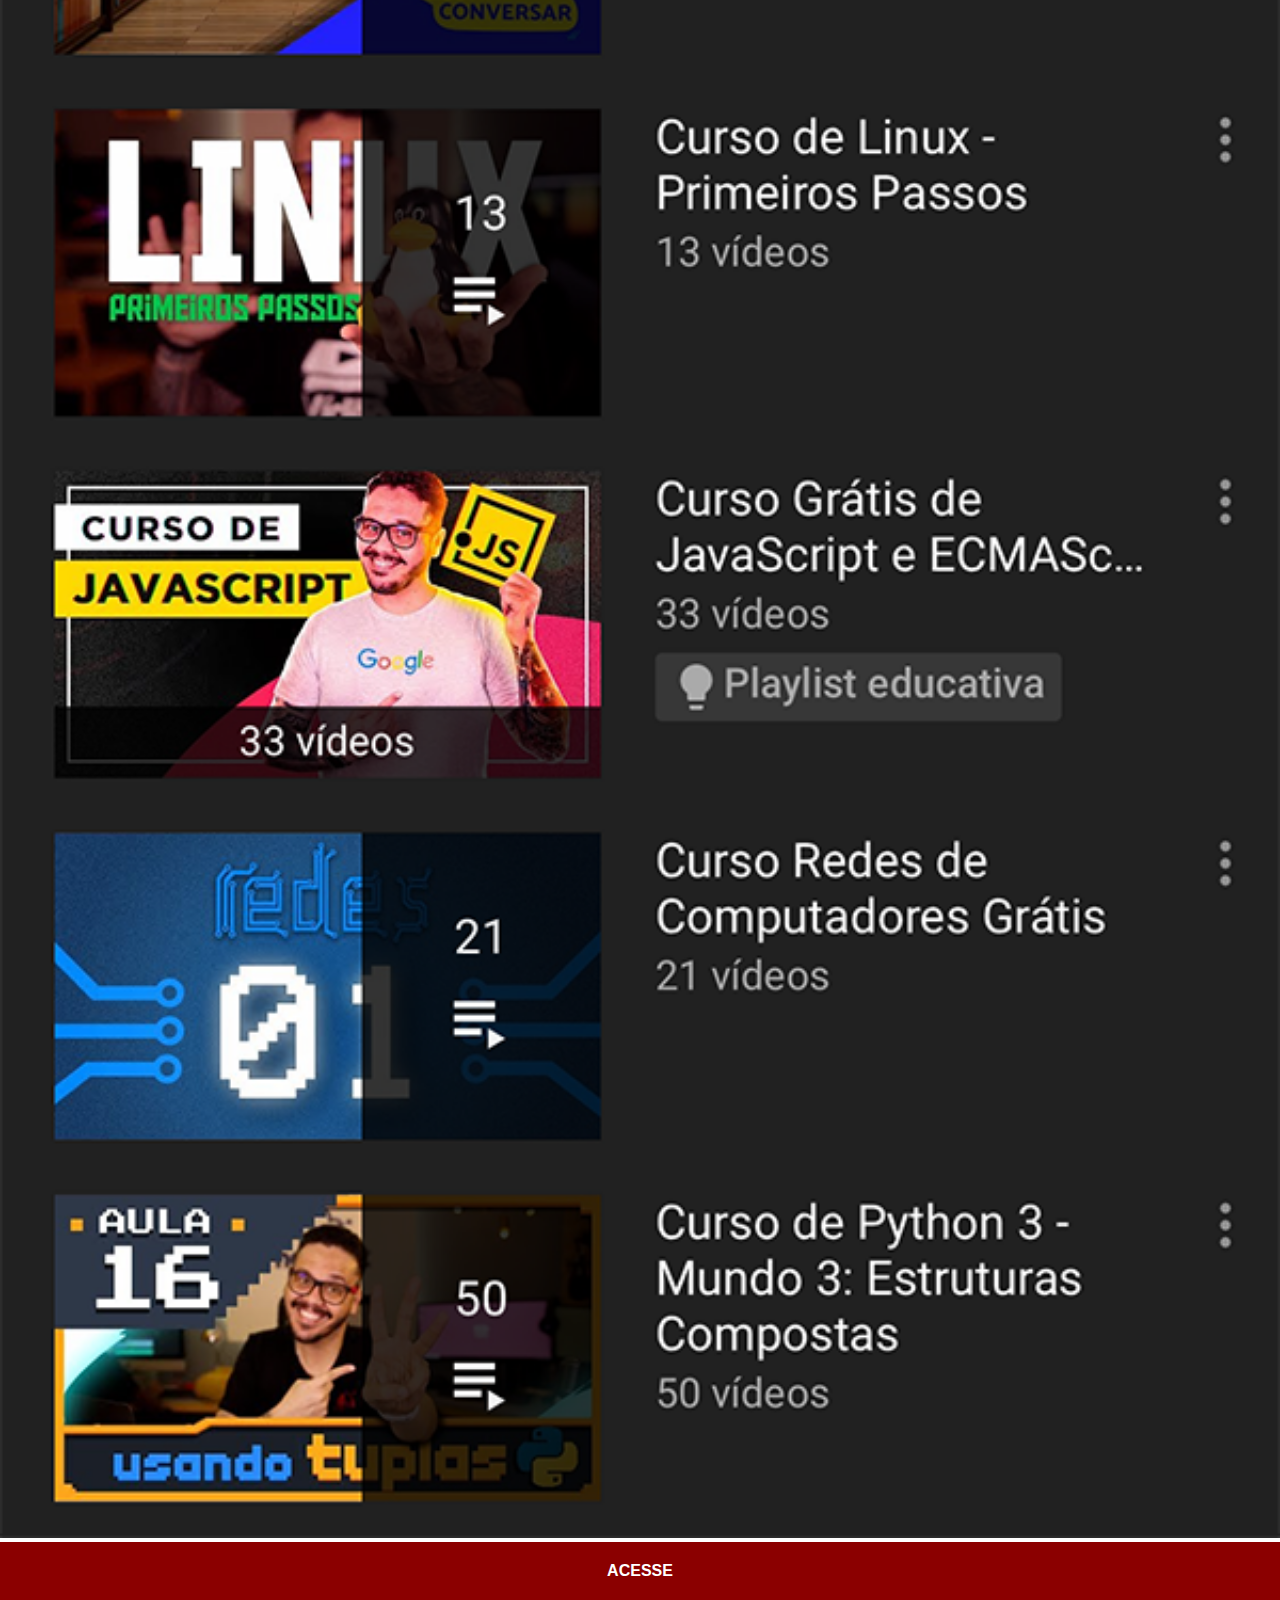
<file: youtube.html>
<!DOCTYPE html>
<html lang="pt-br">
<head>
    <meta charset="UTF-8">
    <meta name="viewport" content="width=device-width, initial-scale=1.0">
    <title>Youtube</title>
    <link rel="stylesheet" href="estilos/social.css">
</head>
<body>
    <img src="imagens/tela-youtube.png" alt="">
    <a href="https://www.youtube.com/channel/UCrWvhVmt0Qac3HgsjQK62FQ" target="_blank">ACESSE</a>
    
</body>
</html>
</file>
<file: estilos/style.css>
@charset "UTF-8";

*{
    margin: 0px;
    padding: 0px;
    font-family: Arial, Helvetica, sans-serif;
}

html, body{
    height: 100vh;
    width: 100vw;
    background-color: black;
}

body{
    background-image: url(../imagens/fundo-madeira.jpg);
    background-repeat: no-repeat;
    background-position: left center;
    background-size: cover;
    background-attachment: fixed;
    
}

main{
    height: 100vh;
    position: relative;
}

section#telefone{
    position: absolute;
    top: 50%;
    left: 50%;
    transform: translate(-50%, -50%);
    
    height: 627px;
    width: 311px;
    background-image: url('../imagens/frame-iphone.png');
    background-repeat: no-repeat;
    

}

iframe#tela{
    position: relative;
    top: 80px;
    left: 22px;
    width: 267px;
    height: 471px;


}

section#redes-sociais{
    text-align: right;
}

section#redes-sociais img{
    width: 60px;
    height: 60px;
    margin: 10px;
    border-radius: 50%;
    box-shadow: 2px 2px 5px rgba(0, 0, 0, 0.411);
    box-sizing: border-box;
}

section#redes-sociais img:hover{
    border: 2px solid rgba(255, 255, 255, 0.603);
    transform: translate(-25px, -10px);
    box-shadow: 5px 5px 10px rgba(0, 0, 0, 0.61);
    transition: transform .2s, border .3s;
}
</file>
<file: estilos/social.css>
@charset "UTF-8";
*{
    margin: 0px;
    padding: 0px;
    font-family: Arial, Helvetica, sans-serif;
}

::-webkit-scrollbar{
    width: 0px;
    height: 0px;
}
img{
    width: 100vw;


}

a{
    display: block;
    background-color: darkred;
    padding: 20px;
    text-align: center;
    font-weight: bolder;
    text-decoration: none;
    color: white;


}
a:hover{
    background-color: red;
}
</file>
